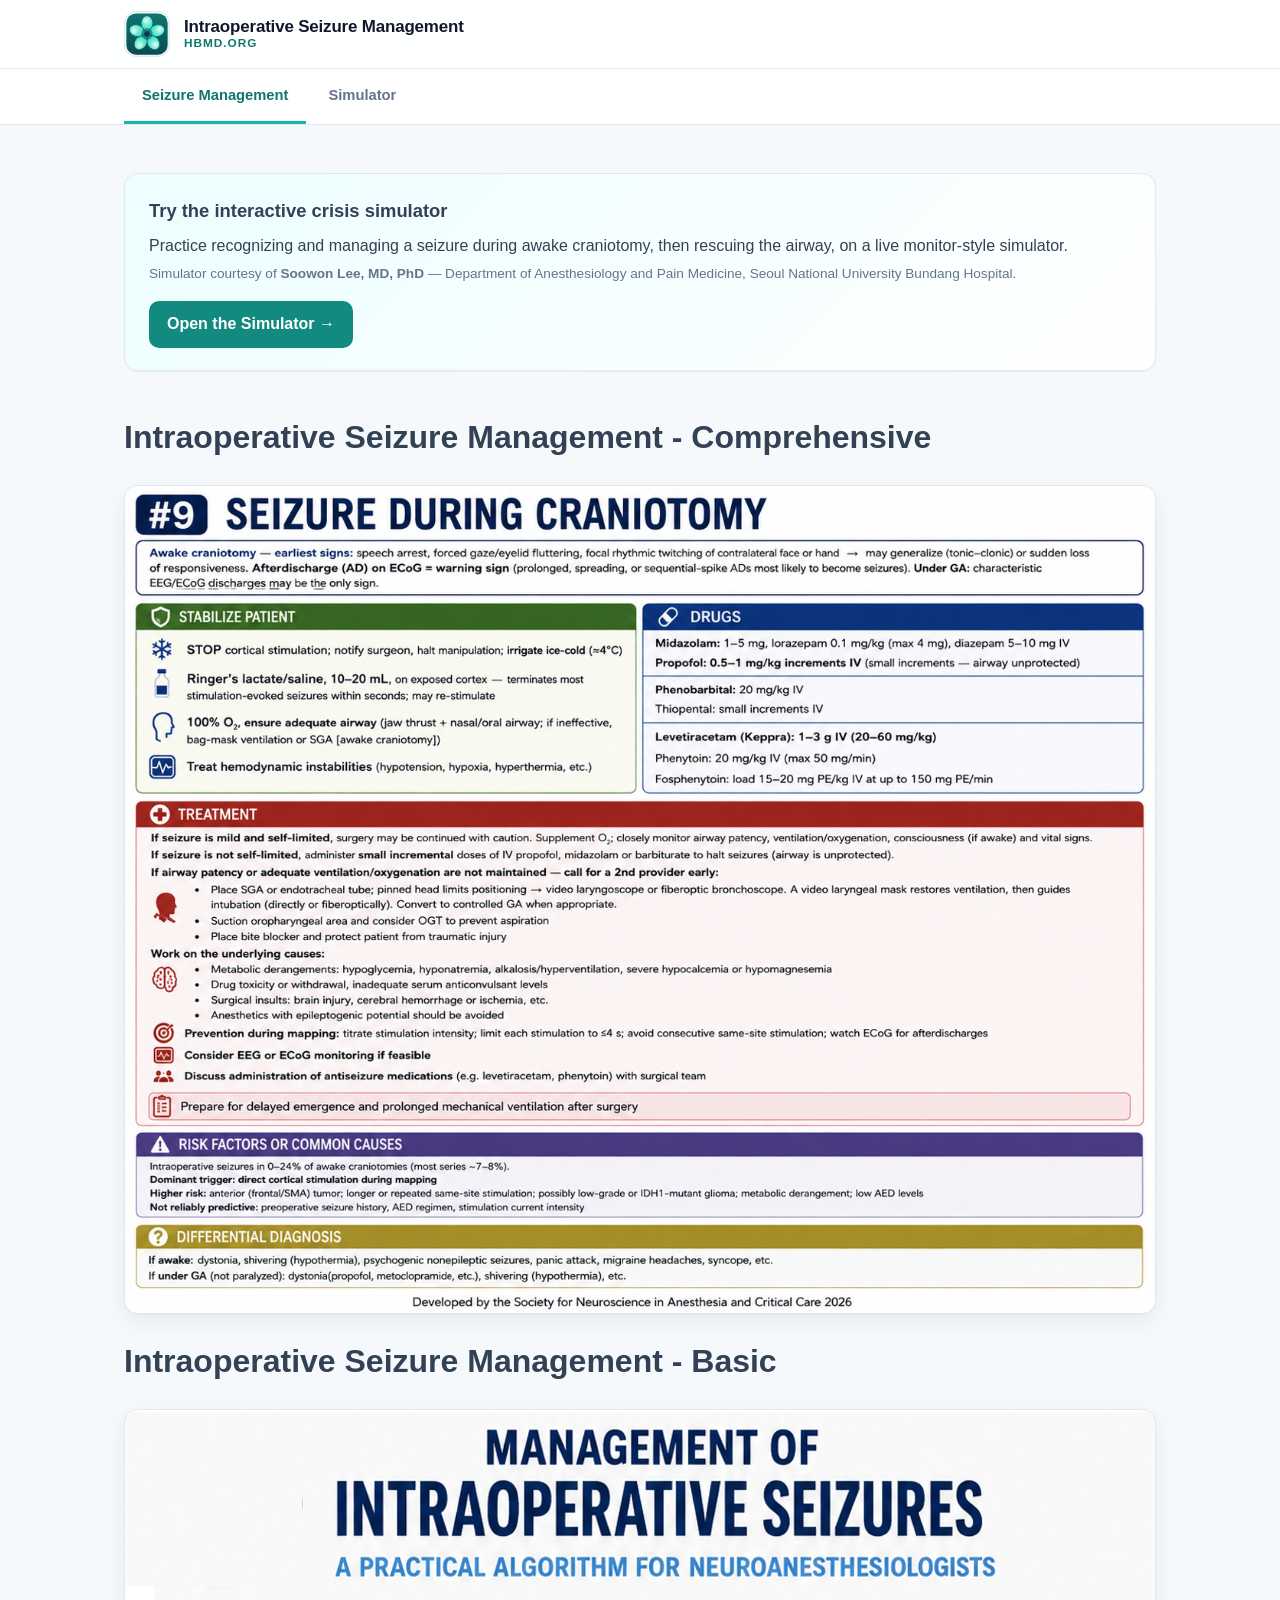
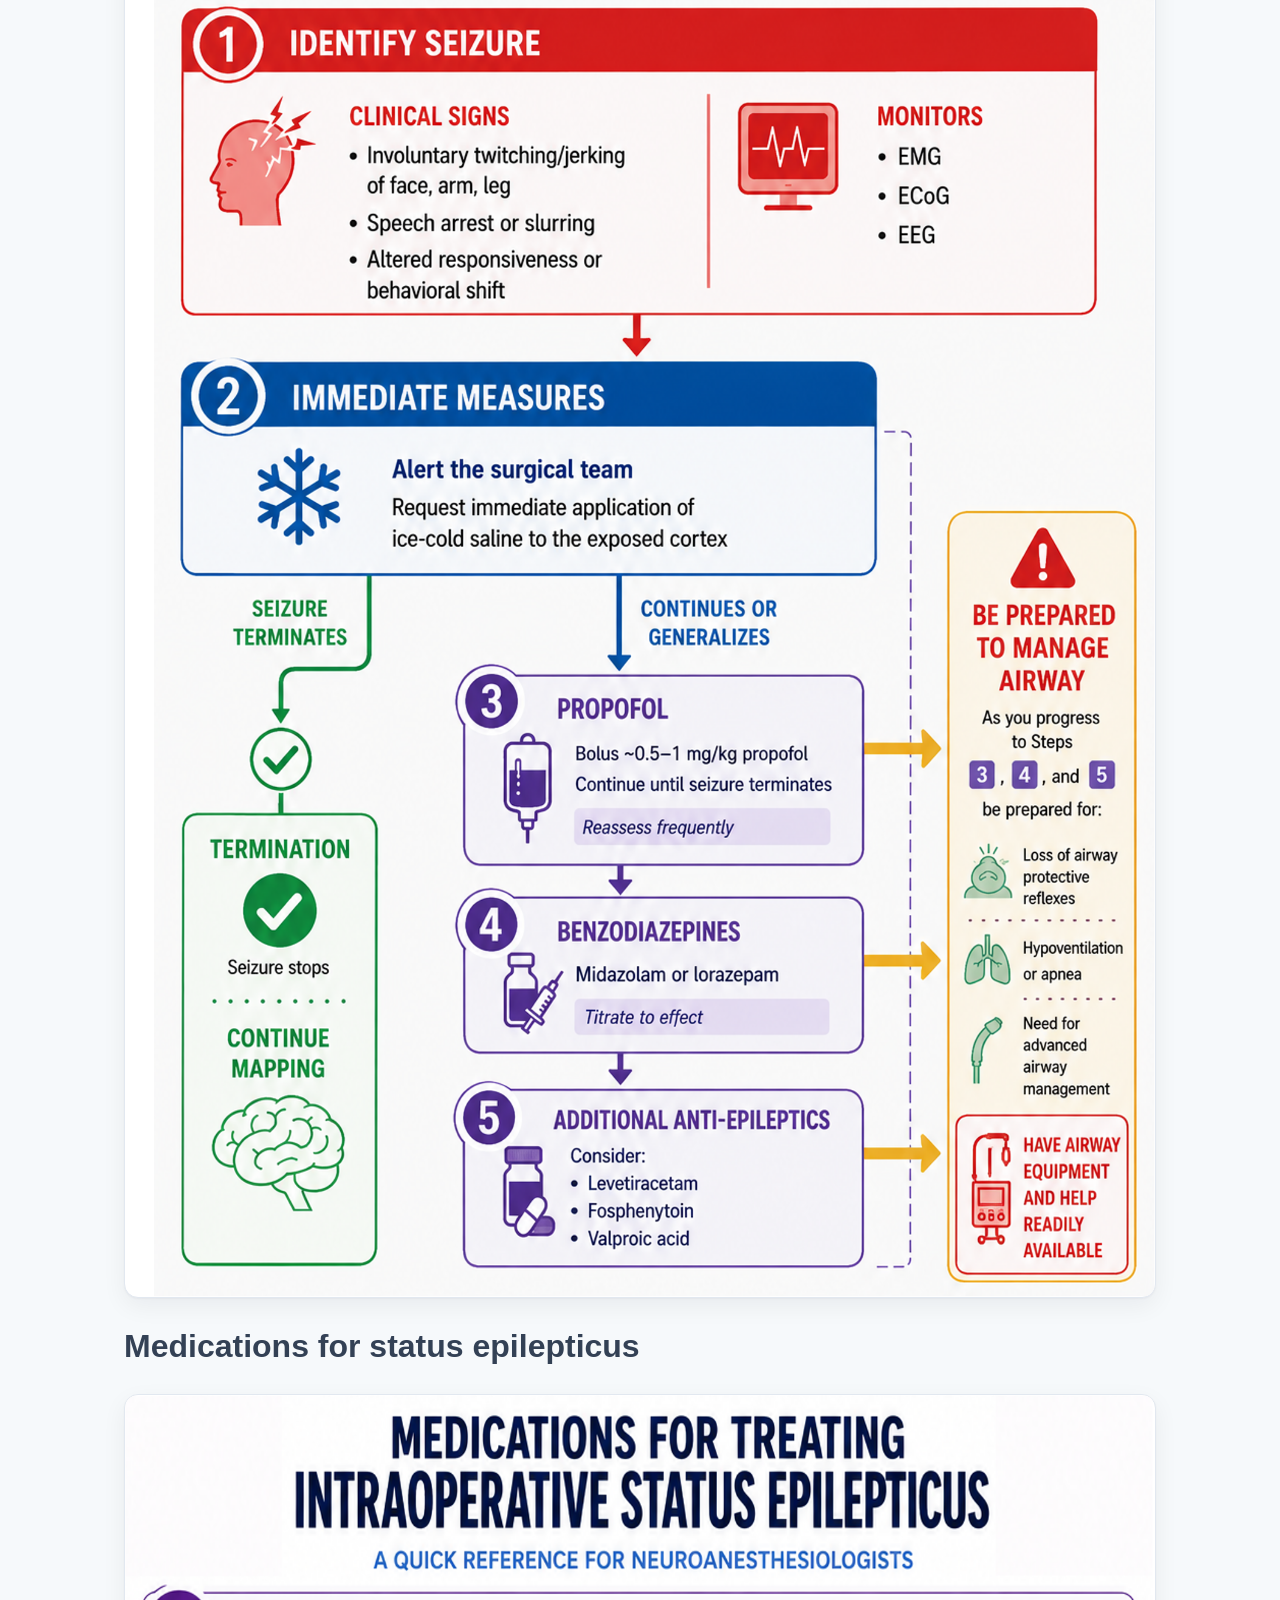
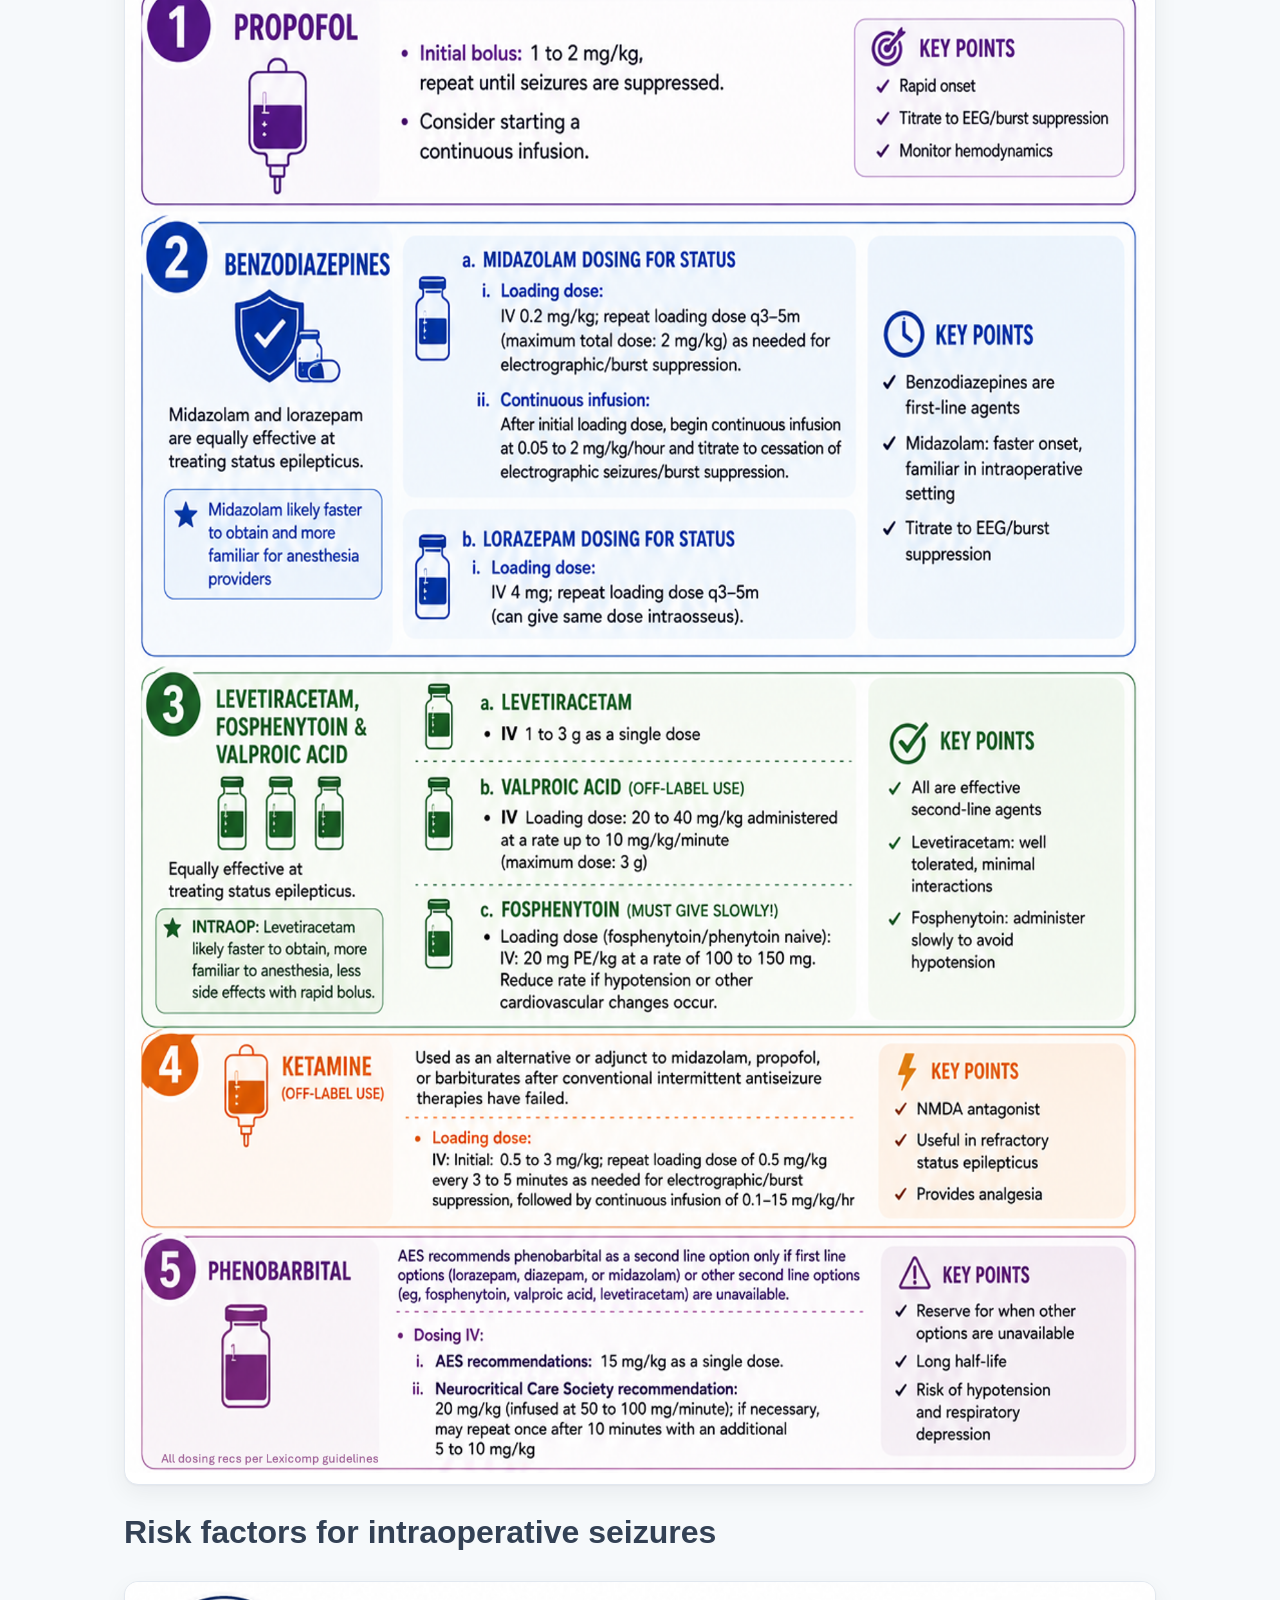
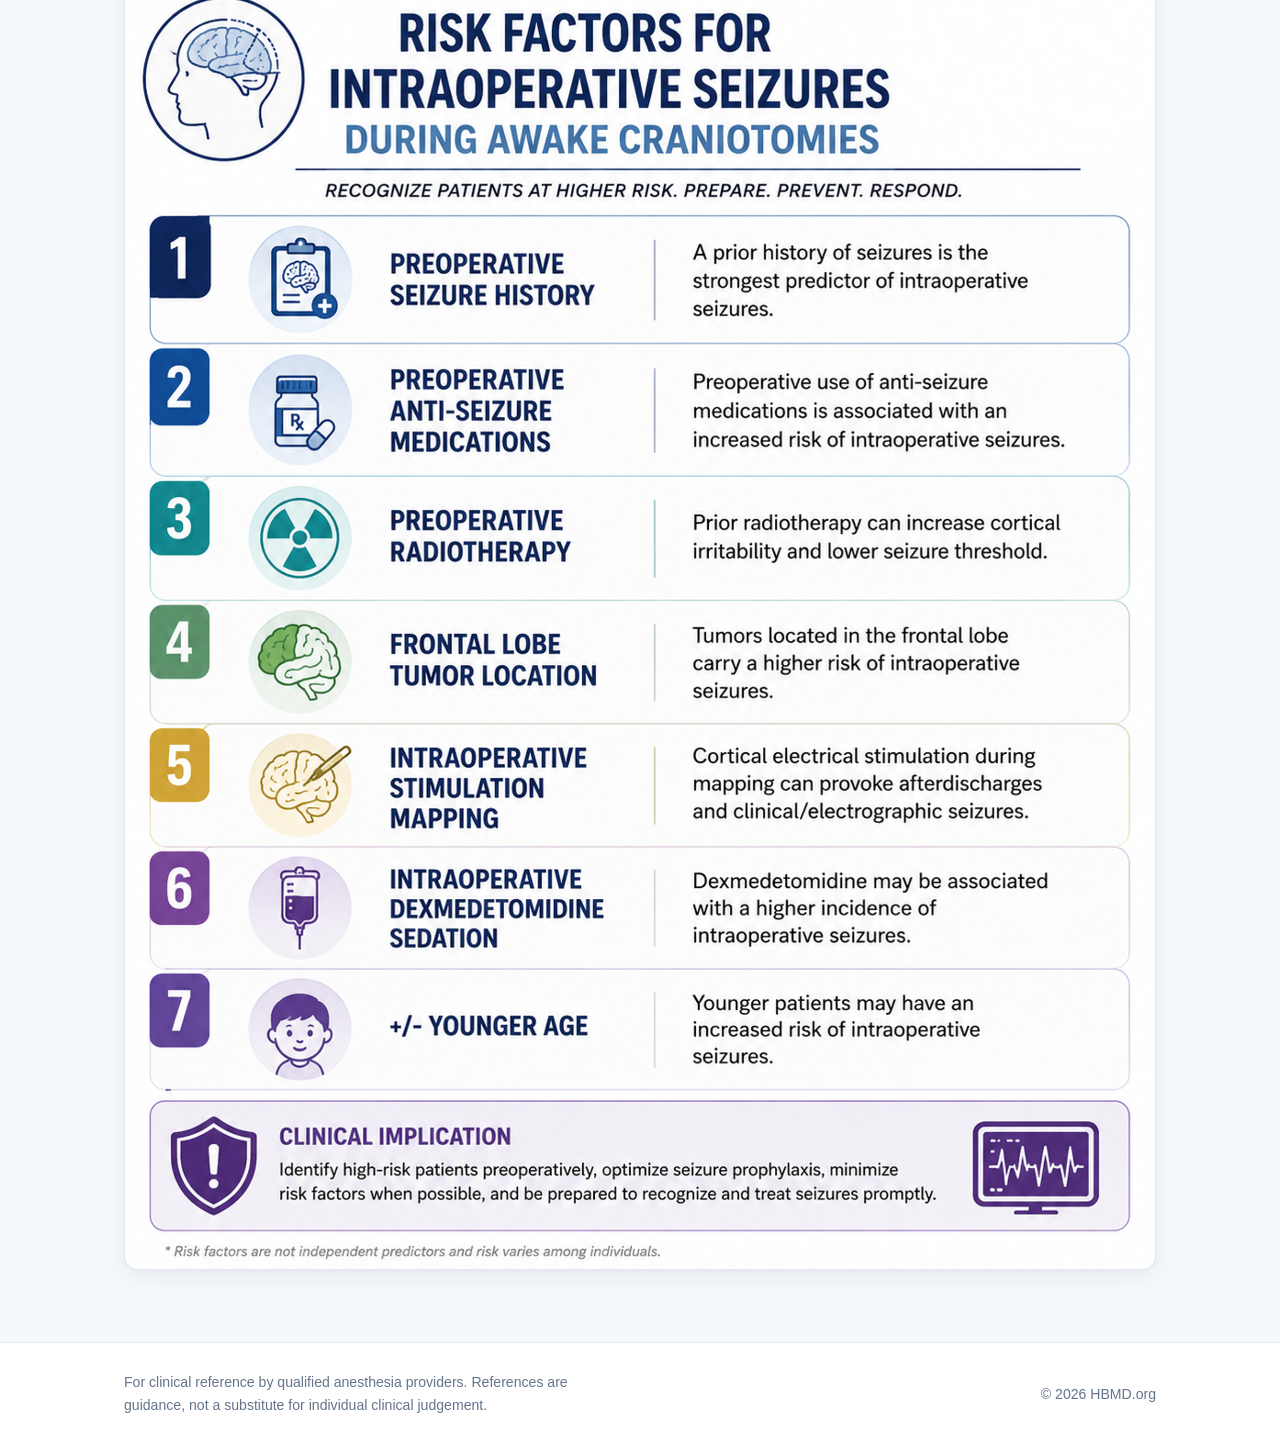
<file: index.html>
<!DOCTYPE html>
<html lang="en">
<head>
  <meta charset="utf-8" />
  <meta name="viewport" content="width=device-width, initial-scale=1" />
  <title>Seizure During Craniotomy — HBMD.org</title>
  <link rel="icon" href="assets/gaba-receptor.svg" type="image/svg+xml" />
  <link rel="stylesheet" href="assets/style.css" />
  <script data-goatcounter="https://hbmd.goatcounter.com/count"
      async src="//gc.zgo.at/count.js"></script>
</head>
<body>
<header class="site-header">
  <div class="container header-inner">
    <a class="brand" href="index.html">
      <img class="brand__logo" src="assets/gaba-receptor.svg" alt="GABA receptor logo" />
      <span class="brand__text">
        <span class="brand__title">Intraoperative Seizure Management</span>
        <span class="brand__sub">HBMD.org</span>
      </span>
    </a>
  </div>
</header>

<nav class="site-tabs">
  <div class="container">
    <a href="index.html" class="active">Seizure Management</a>
    <a href="simulator.html">Simulator</a>
  </div>
</nav>

<main>
  <div class="container">
    <div class="simulator-promo">
      <h2>Try the interactive crisis simulator</h2>
      <p>Practice recognizing and managing a seizure during awake craniotomy, then rescuing the airway, on a live monitor-style simulator.</p>
      <p class="credit">Simulator courtesy of <strong>Soowon Lee, MD, PhD</strong> — Department of Anesthesiology and Pain Medicine, Seoul National University Bundang Hospital.</p>
      <a class="btn" href="simulator.html">Open the Simulator →</a>
    </div>
    <h1>Intraoperative Seizure Management - Comprehensive</h1>
    <div class="protocol-images">
      <img src="assets/img/seizure-during-craniotomy.png" alt="#9 Seizure During Craniotomy reference card" />
    </div>
    <h1>Intraoperative Seizure Management - Basic</h1>
    <div class="protocol-images">
      <img src="assets/img/intraop-seizure-flowchart.png" alt="Management of Intraoperative Seizures — a practical algorithm for neuroanesthesiologists" />
    </div>
    <h1>Medications for status epilepticus</h1>
    <div class="protocol-images">
      <img src="assets/img/status-epilepticus-medications.png" alt="Medications for treating intraoperative status epilepticus — a quick reference for neuroanesthesiologists" />
    </div>
    <h1>Risk factors for intraoperative seizures</h1>
    <div class="protocol-images">
      <img src="assets/img/risk-factors-intraop-seizures.png" alt="Risk factors for intraoperative seizures during awake craniotomies" />
    </div>
  </div>
</main>

<footer class="site-footer">
  <div class="container footer-inner">
    <span class="disclaimer">For clinical reference by qualified anesthesia providers. References are guidance, not a substitute for individual clinical judgement.</span>
    <span>&copy; 2026 HBMD.org</span>
  </div>
</footer>
</body>
</html>
</file>
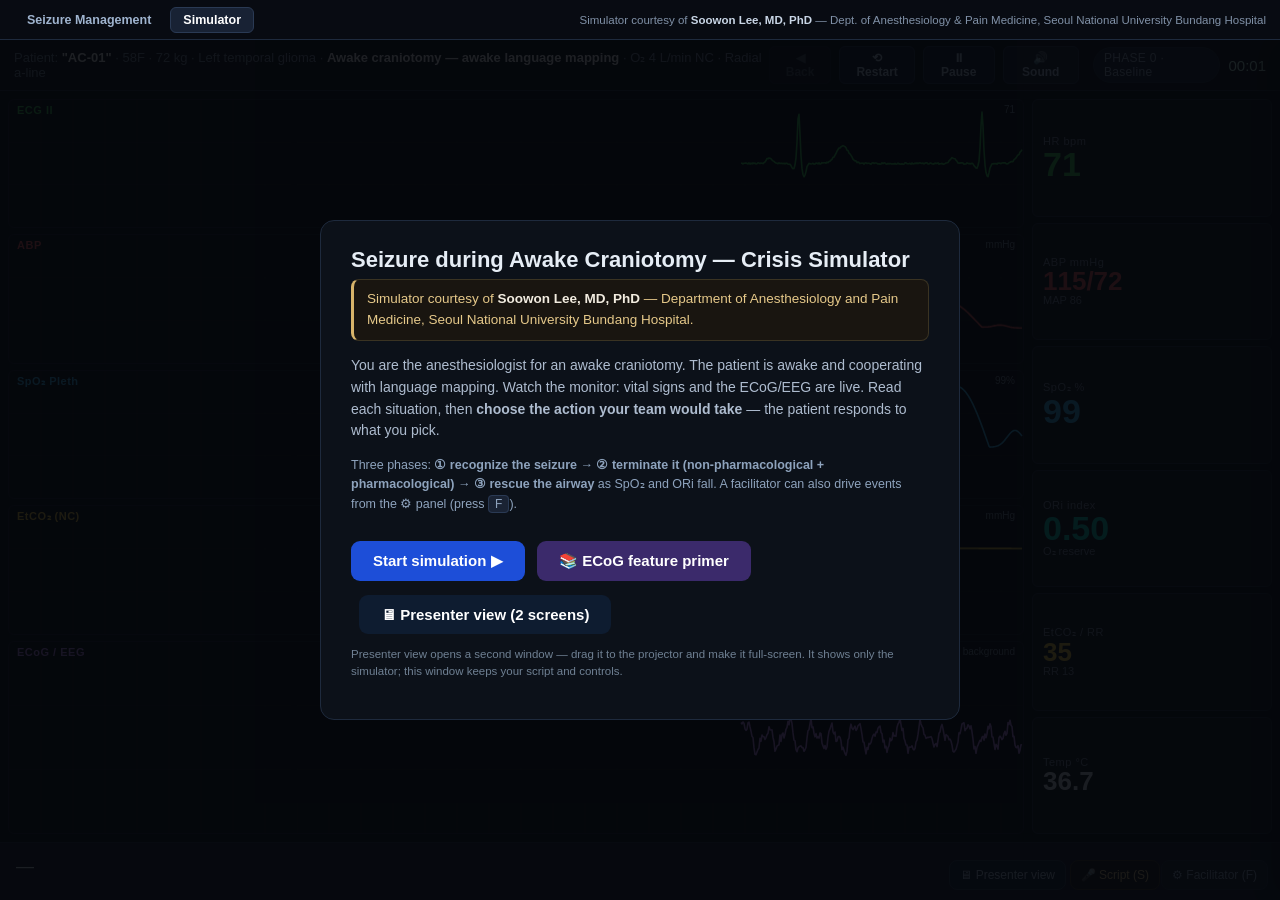
<file: simulator.html>
<!DOCTYPE html>
<html lang="en">
<head>
<meta charset="UTF-8">
<meta name="viewport" content="width=device-width, initial-scale=1.0">
<title>Simulator — Awake Craniotomy Seizure & Airway Crisis | HBMD.org</title>
<link rel="icon" href="assets/gaba-receptor.svg" type="image/svg+xml">
<style>
  :root{
    --bg:#05070c; --panel:#0c1119; --panel2:#111826; --line:#1e2a3d;
    --hr:#39d353; --abp:#ff5a5a; --spo2:#37c0ff; --co2:#ffd23f; --eeg:#c58bff;
    --ori:#00e0c6; --txt:#e6edf5; --muted:#8091a7; --warn:#ff9f1c; --danger:#ff3b3b;
    --nav-h:40px;
  }
  *{box-sizing:border-box}
  html,body{margin:0;height:100%;background:var(--bg);color:var(--txt);
    font-family:"Segoe UI",Roboto,Helvetica,Arial,sans-serif;overflow:hidden}
  /* site nav — links back to the Seizure Management page + credit line */
  .sitenav{height:var(--nav-h);display:flex;align-items:center;justify-content:space-between;gap:14px;
    background:#080b12;border-bottom:1px solid var(--line);padding:0 14px;font-size:12.5px;z-index:90;position:relative}
  .sitenav .tabs{display:flex;gap:6px;flex:none}
  .sitenav .tabs a{padding:5px 12px;border-radius:6px;color:#9fb4cf;font-weight:600;text-decoration:none;
    border:1px solid transparent;font-size:12.5px}
  .sitenav .tabs a:hover{background:#131c2c;color:#fff}
  .sitenav .tabs a.active{background:#182234;border-color:#2a3a54;color:#fff}
  .sitenav .credit{font-size:11.5px;color:#8091a7;text-align:right;overflow:hidden;text-overflow:ellipsis;white-space:nowrap}
  .sitenav .credit b{color:#c9d6e6}
  body.stage .sitenav{display:none}
  body.stage{--nav-h:0px}
  #app{display:flex;flex-direction:column;height:calc(100vh - var(--nav-h))}
  /* top bar */
  .topbar{display:flex;align-items:center;justify-content:space-between;
    padding:6px 14px;background:#080b12;border-bottom:1px solid var(--line);font-size:13px}
  .topbar .pt{color:var(--muted)}
  .topbar b{color:#fff}
  .clock{font-variant-numeric:tabular-nums;font-size:15px;color:#cfe}
  .phasetag{background:#182234;border:1px solid var(--line);padding:3px 10px;border-radius:20px;
    font-size:12px;color:#9fb4cf;letter-spacing:.3px}
  .navbtn{background:#131c2c;border:1px solid #24334c;color:#bcd0e8;padding:4px 11px;border-radius:6px;
    cursor:pointer;font-size:12px;font-weight:600}
  .navbtn:hover{background:#1c2740;color:#fff}
  .navbtn.active{background:#7d5a1c;border-color:#c8922e;color:#ffe6b0}
  .navbtn:disabled{opacity:.35;cursor:default}
  /* monitor grid */
  .monitor{flex:1;display:grid;grid-template-columns:1fr 240px;gap:8px;padding:8px;min-height:0}
  .waves{display:flex;flex-direction:column;gap:6px;min-height:0}
  .lane{position:relative;background:#04060a;border:1px solid #101725;border-radius:6px;flex:1;min-height:0;overflow:hidden}
  .lane canvas{position:absolute;inset:0;width:100%;height:100%}
  .lane .lbl{position:absolute;top:4px;left:8px;font-size:11px;font-weight:700;letter-spacing:.5px;z-index:2}
  .lane .sub{position:absolute;top:4px;right:8px;font-size:10px;color:var(--muted);z-index:2}
  /* numerics column */
  .nums{display:flex;flex-direction:column;gap:6px;min-height:0}
  .num{background:var(--panel);border:1px solid var(--line);border-radius:6px;padding:6px 10px;position:relative;flex:1;
       display:flex;flex-direction:column;justify-content:center}
  .num .k{font-size:11px;color:var(--muted);letter-spacing:.5px}
  .num .v{font-size:34px;font-weight:800;line-height:1;font-variant-numeric:tabular-nums}
  .num .u{font-size:11px;color:var(--muted)}
  .num .sm{font-size:14px;font-weight:700}
  .num.alarm{animation:pulse 1s infinite}
  @keyframes pulse{0%,100%{background:var(--panel)}50%{background:#37121a}}
  /* bottom console */
  .console{background:var(--panel2);border-top:1px solid var(--line);padding:10px 16px 12px;max-height:44vh;overflow:auto}
  .scenario{font-size:18px;line-height:1.5;margin:0 0 8px;color:#eef4fb}
  .scenario .cue{color:var(--warn);font-weight:700}
  .scenario .crit{color:var(--danger);font-weight:700}
  .prompt{font-size:15.5px;color:#9fb4cf;margin:0 0 8px}
  .opts{display:grid;grid-template-columns:1fr 1fr;gap:8px}
  .opt{background:#0f1725;border:1px solid #22314a;color:#dce6f2;text-align:left;
    padding:12px 14px;border-radius:8px;cursor:pointer;font-size:16px;transition:.12s;line-height:1.4}
  .opt:hover{background:#16223a;border-color:#33507d}
  .opt .tag{display:inline-block;font-weight:800;margin-right:6px;color:#7fb0ff}
  .opt.good{border-color:#2c7d46;background:#0f2116}
  .opt.bad{border-color:#7d2c2c;background:#210f0f}
  .opt.disabled{opacity:.45;pointer-events:none}
  .fb{margin-top:8px;padding:12px 14px;border-radius:8px;font-size:15.5px;line-height:1.5;display:none}
  .fb.show{display:block}
  .fb.ok{background:#0f2116;border:1px solid #2c7d46}
  .fb.warn{background:#231a08;border:1px solid #7d5a1c}
  .fb.err{background:#210f0f;border:1px solid #7d2c2c}
  .fb b{color:#fff}
  .next{margin-top:10px;display:inline-block;background:#1d4ed8;border:none;color:#fff;
    padding:11px 20px;border-radius:8px;cursor:pointer;font-size:15.5px;font-weight:700}
  .next:hover{background:#2563eb}
  .next.hidden{display:none}
  /* facilitator */
  .fac{position:fixed;top:var(--nav-h);right:0;height:calc(100% - var(--nav-h));width:300px;background:#0a0f18;border-left:1px solid var(--line);
    transform:translateX(100%);transition:.25s;z-index:50;padding:14px;overflow:auto;box-shadow:-8px 0 30px #000a}
  .fac.open{transform:translateX(0)}
  .fac h3{margin:0 0 4px;font-size:14px}
  .fac .hint{font-size:11px;color:var(--muted);margin:0 0 12px}
  .fac button{display:block;width:100%;text-align:left;margin:4px 0;background:#131c2c;border:1px solid #24334c;
    color:#dbe6f3;padding:8px 10px;border-radius:6px;cursor:pointer;font-size:12.5px}
  .fac button:hover{background:#1a2740}
  .fac .grp{margin:10px 0 4px;font-size:11px;letter-spacing:.5px;color:#6d84a3;text-transform:uppercase}
  .facbtn{position:fixed;bottom:10px;right:12px;z-index:60;background:#111a2a;border:1px solid var(--line);
    color:#9fb4cf;padding:7px 10px;border-radius:8px;cursor:pointer;font-size:12px}
  .facbtn:hover{color:#fff}
  .badge{position:fixed;top:calc(var(--nav-h) + 8px);left:50%;transform:translateX(-50%);z-index:40;
    background:#1a0b0b;border:1px solid #7d2c2c;color:#ff8f8f;padding:5px 16px;border-radius:20px;
    font-size:13px;font-weight:700;display:none}
  .badge.show{display:block;animation:pulse 1s infinite}
  .startcard{position:fixed;top:var(--nav-h);left:0;right:0;bottom:0;background:#05070ce6;z-index:80;display:flex;align-items:center;justify-content:center}
  .startcard .box{background:#0c1119;border:1px solid var(--line);border-radius:14px;max-width:640px;padding:26px 30px}
  .startcard h1{margin:0 0 6px;font-size:22px}
  .startcard p{color:#aebccf;font-size:14px;line-height:1.55}
  .startcard .go{margin-top:14px;background:#1d4ed8;border:none;color:#fff;padding:11px 22px;border-radius:9px;
    font-size:15px;font-weight:700;cursor:pointer}
  .kbd{background:#1a2334;border:1px solid #2a3a54;border-radius:4px;padding:1px 6px;font-size:12px}
  /* Facilitator SAY teleprompter */
  .saypanel{background:#191510;border:1px solid #3a3322;border-left:3px solid #d8b46a;border-radius:9px;
    padding:10px 13px;margin:0 0 10px}
  .saypanel .saylbl{display:inline-block;font-size:11px;font-weight:700;letter-spacing:.05em;color:#e6c98a;
    background:#2a2416;padding:2px 8px;border-radius:5px;margin-right:9px;vertical-align:middle}
  .saypanel .saytext{font-size:16.5px;line-height:1.5;color:#f2ece0}
  .saypanel .sayguide{display:block;margin-top:8px;padding-top:8px;border-top:1px dashed #3a3322;
    font-size:14px;line-height:1.45;color:#b9ad93}
  .saypanel .sayguide .glbl{color:#d8b46a;font-weight:700;margin-right:6px}
  body.noscript .saypanel{display:none}
  .facbtn.script{right:120px;background:#191510;border-color:#3a3322;color:#e6c98a}
  .facbtn.presenter-btn{right:214px;background:#0e1c30;border-color:#2a3a54;color:#bcd3ee}
  /* Presenter view (facilitator's own screen): big readable script */
  body.presenter .saypanel{display:block !important;background:#1c1710;border-left-width:4px}
  body.presenter .saypanel .saytext{font-size:23px;line-height:1.5}
  body.presenter .saypanel .sayguide{font-size:18.5px}
  body.presenter .console{max-height:60vh}
  body.presenter .scenario{font-size:15px;opacity:.85}
  body.presenter .prompt{font-size:13.5px}
  /* Stage view (projector): simulator only, no script/controls */
  body.stage .saypanel{display:none !important}
  body.stage #facBtn, body.stage #scriptBtn, body.stage #presenterBtn{display:none !important}
  /* Small-screen / portrait gate: this simulator needs a desktop-sized landscape display */
  .mobilegate{display:none}
  html.mobileblock .mobilegate{display:flex}
  html.mobileblock .sitenav,html.mobileblock #app,html.mobileblock .fac,html.mobileblock .facbtn,
  html.mobileblock .badge,html.mobileblock .startcard{display:none !important}
  .mobilegate{position:fixed;inset:0;z-index:1000;background:var(--bg);color:var(--txt);
    align-items:center;justify-content:center;padding:32px;text-align:center}
  .mobilegate .box{max-width:380px}
  .mobilegate .ico{font-size:44px;margin-bottom:14px}
  .mobilegate h1{font-size:19px;margin:0 0 10px}
  .mobilegate p{font-size:14.5px;line-height:1.55;color:#aebccf;margin:0 0 8px}
  .mobilegate a{color:#7fb0ff}
</style>
</head>
<body class="noscript">
<script>
  (function(){
    function mobileLike(){ return window.innerHeight>window.innerWidth || window.innerWidth<860; }
    document.documentElement.classList.toggle('mobileblock', mobileLike());
  })();
</script>
<div class="mobilegate">
  <div class="box">
    <div class="ico">🖥️</div>
    <h1>This simulator needs a desktop or laptop</h1>
    <p>The live monitor, waveforms, and facilitator controls are laid out for a larger landscape screen and don't work well on a phone or a narrow/portrait window.</p>
    <p>Please reopen this page on a desktop or laptop computer.</p>
    <p style="margin-top:16px;font-size:13px"><a href="index.html">← Back to Seizure Management</a></p>
  </div>
</div>
<nav class="sitenav">
  <div class="tabs">
    <a href="index.html">Seizure Management</a>
    <a href="simulator.html" class="active">Simulator</a>
  </div>
  <div class="credit">Simulator courtesy of <b>Soowon Lee, MD, PhD</b> — Dept. of Anesthesiology &amp; Pain Medicine, Seoul National University Bundang Hospital</div>
</nav>
<div id="app">
  <div class="topbar">
    <div class="pt">Patient: <b>"AC-01"</b> · 58F · 72 kg · Left temporal glioma · <b>Awake craniotomy — awake language mapping</b> · O₂ 4 L/min NC · Radial a-line</div>
    <div style="display:flex;gap:8px;align-items:center">
      <button class="navbtn" id="backBtn" title="Previous step" disabled>◀ Back</button>
      <button class="navbtn" id="homeBtn" title="Restart from the beginning">⟲ Restart</button>
      <button class="navbtn" id="pauseBtn" title="Pause / resume the monitor (Space)">⏸ Pause</button>
      <button class="navbtn" id="sndBtn" title="Toggle monitor sound">🔊 Sound</button>
      <span class="phasetag" id="phaseTag" style="margin-left:6px">PHASE 0 · Baseline</span>
      <span class="clock" id="clock">00:00</span>
    </div>
  </div>

  <div class="monitor">
    <div class="waves">
      <div class="lane"><span class="lbl" style="color:var(--hr)">ECG II</span><span class="sub" id="sub-ecg">72</span><canvas id="c-ecg"></canvas></div>
      <div class="lane"><span class="lbl" style="color:var(--abp)">ABP</span><span class="sub">mmHg</span><canvas id="c-abp"></canvas></div>
      <div class="lane"><span class="lbl" style="color:var(--spo2)">SpO₂ Pleth</span><span class="sub" id="sub-spo2">99%</span><canvas id="c-pleth"></canvas></div>
      <div class="lane"><span class="lbl" style="color:var(--co2)">EtCO₂ (NC)</span><span class="sub">mmHg</span><canvas id="c-co2"></canvas></div>
      <div class="lane" style="flex:1.5"><span class="lbl" style="color:var(--eeg)">ECoG / EEG</span><span class="sub" id="sub-eeg">awake background</span><canvas id="c-eeg"></canvas></div>
    </div>
    <div class="nums">
      <div class="num" id="n-hr"><span class="k">HR bpm</span><span class="v" style="color:var(--hr)" id="v-hr">72</span></div>
      <div class="num" id="n-abp"><span class="k">ABP mmHg</span><span class="v" style="color:var(--abp);font-size:26px" id="v-abp">115/72</span><span class="u">MAP <span id="v-map">86</span></span></div>
      <div class="num" id="n-spo2"><span class="k">SpO₂ %</span><span class="v" style="color:var(--spo2)" id="v-spo2">99</span></div>
      <div class="num" id="n-ori"><span class="k">ORi index</span><span class="v" style="color:var(--ori)" id="v-ori">0.50</span><span class="u">O₂ reserve</span></div>
      <div class="num" id="n-co2"><span class="k">EtCO₂ / RR</span><span class="v" style="color:var(--co2);font-size:26px"><span id="v-etco2">35</span></span><span class="u">RR <span id="v-rr">13</span></span></div>
      <div class="num" id="n-temp"><span class="k">Temp °C</span><span class="v" style="font-size:26px" id="v-temp">36.7</span></div>
    </div>
  </div>

  <div class="console">
    <div class="saypanel" id="sayPanel" hidden>
      <span class="saylbl">🎤 SAY</span><span class="saytext" id="sayText"></span>
      <span class="sayguide" id="sayGuide" hidden></span>
    </div>
    <p class="scenario" id="scenario">—</p>
    <p class="prompt" id="prompt"></p>
    <div class="opts" id="opts"></div>
    <div class="fb" id="fb"></div>
    <button class="next hidden" id="nextBtn">Continue ▶</button>
  </div>
</div>

<div class="badge" id="badge">⚠ SEIZURE</div>
<button class="facbtn presenter-btn" id="presenterBtn" title="Open a second window for the projector; this screen becomes your script view">🖥 Presenter view</button>
<button class="facbtn script" id="scriptBtn">🎤 Script (S)</button>
<button class="facbtn" id="facBtn">⚙ Facilitator (F)</button>
<div class="fac" id="fac">
  <h3>Facilitator control</h3>
  <p class="hint">Drive the case manually, or let choices drive it. Keys: <span class="kbd">F</span> panel · <span class="kbd">Space</span> pause · <span class="kbd">←</span>/<span class="kbd">→</span> back / next · <span class="kbd">↑</span>/<span class="kbd">↓</span> desat faster / slower</p>
  <div class="grp">Teaching</div>
  <button data-jump="primer">📚 ECoG feature primer</button>
  <div class="grp">Jump to phase</div>
  <button data-jump="0">Phase 0 · Baseline</button>
  <button data-jump="1">Phase 1 · Seizure onset</button>
  <button data-jump="2">Phase 2 · Terminate seizure</button>
  <button data-jump="3">Phase 3 · Airway crisis</button>
  <button data-jump="bad">☠ Deterioration scene (demo)</button>
  <div class="grp">Trigger physiology</div>
  <button data-ev="seizure">▶ Start seizure discharge</button>
  <button data-ev="generalize">▶ Generalize (tonic-clonic)</button>
  <button data-ev="calm">■ Stop seizure discharge</button>
  <button data-ev="apnea">▶ Apnea / airway obstruction</button>
  <button data-ev="desat">▶ Force rapid desaturation</button>
  <button data-ev="recover">■ Restore oxygenation</button>
  <button data-ev="arrest">▶ Bradycardia → arrest</button>
  <div class="grp">Desat speed (↑ / ↓ keys)</div>
  <div style="display:flex;gap:6px">
    <button id="slowBtn" style="flex:1">🐢 Slower ↓</button>
    <button id="fastBtn" style="flex:1">🐇 Faster ↑</button>
  </div>
  <div id="rateLabel" style="margin-top:5px;font-size:12px;color:#9fb4cf">Speed: 1×</div>
  <div class="grp">Session</div>
  <button data-ev="pause">⏸ Pause / resume</button>
  <button data-ev="reset">↻ Reset to start</button>
</div>

<div class="startcard" id="startcard">
  <div class="box">
    <h1>Seizure during Awake Craniotomy — Crisis Simulator</h1>
    <p style="background:#191510;border:1px solid #3a3322;border-left:3px solid #d8b46a;border-radius:8px;
       padding:9px 13px;font-size:13.5px;color:#e6c98a;margin:0 0 14px">Simulator courtesy of <b style="color:#f2ece0">Soowon Lee, MD, PhD</b> — Department of Anesthesiology and Pain Medicine, Seoul National University Bundang Hospital.</p>
    <p>You are the anesthesiologist for an awake craniotomy. The patient is awake and cooperating with language mapping. Watch the monitor: vital signs and the ECoG/EEG are live. Read each situation, then <b>choose the action your team would take</b> — the patient responds to what you pick.</p>
    <p style="color:#8ea3bd;font-size:12.5px">Three phases: <b>① recognize the seizure</b> → <b>② terminate it (non-pharmacological + pharmacological)</b> → <b>③ rescue the airway</b> as SpO₂ and ORi fall. A facilitator can also drive events from the ⚙ panel (press <span class="kbd">F</span>).</p>
    <button class="go" id="goBtn">Start simulation ▶</button>
    <button class="go" id="primerBtn" style="background:#3b2a6b;margin-left:8px">📚 ECoG feature primer</button>
    <button class="go" id="presenterBtn2" style="background:#0e1c30;margin-left:8px">🖥 Presenter view (2 screens)</button>
    <p style="color:#6f8093;font-size:11.5px;margin-top:12px">Presenter view opens a second window — drag it to the projector and make it full-screen. It shows only the simulator; this window keeps your script and controls.</p>
  </div>
</div>

<script>
"use strict";
/* ===== Presenter / Stage dual-screen ===== */
const URLV = new URLSearchParams(location.search).get('view');
const IS_STAGE = (URLV === 'stage');
let stageWin = null;
function broadcast(msg){ if(stageWin && !stageWin.closed){ try{ stageWin.postMessage(msg,'*'); }catch(e){} } }
/* ============================================================
   AWAKE CRANIOTOMY SEIZURE / AIRWAY SIMULATOR
   Single-file prototype. All physiology is illustrative for
   simulation/debrief teaching — not a dosing reference.
   ============================================================ */

/* ---------- Physiology state (value eased toward target) ---------- */
const V = {
  hr:{v:72,t:72}, sys:{v:115,t:115}, dia:{v:72,t:72},
  spo2:{v:99,t:99}, etco2:{v:35,t:35}, rr:{v:13,t:13},
  ori:{v:0.50,t:0.50}, temp:{v:36.7,t:36.7},
  perf:{v:1,t:1}          // perfusion index for pleth/abp amplitude
};
function setT(o){ for(const k in o){ if(V[k]) V[k].t=o[k]; } }

const flags = {
  seizure:false, generalized:false, apnea:false, obstruct:false,
  paused:false, arrest:false
};
let eegMode='background';   // background|ied|afterdischarge|lvfa|ictal|spikewave|postictal
const EEGLABEL={
  background:'awake background', ied:'interictal spikes (IEDs)',
  afterdischarge:'stimulation afterdischarge', lvfa:'ictal onset — low-voltage fast',
  ictal:'ictal — evolving rhythmic', spikewave:'generalized spike-and-wave',
  postictal:'post-ictal suppression', onsetseq:'stimulation → afterdischarge → ictal',
  ad_rw:'AD · rhythmic waves (5–9 Hz)', ad_rhythmic:'AD · rhythmic spikes (4–9 Hz)',
  ad_spikewave:'AD · spike-and-wave (1–4 Hz)', ad_poly:'AD · polyspikes (1–4 Hz)',
  ad_sequential:'AD · sequential spikes (>9 Hz)'
};

/* ---------- Waveform channels ---------- */
class Wave{
  constructor(id,color){
    this.cv=document.getElementById(id); this.ctx=this.cv.getContext('2d');
    this.color=color; this.buf=null; this.head=0; this.w=0; this.h=0;
    this.resize();
  }
  resize(){
    const r=this.cv.getBoundingClientRect();
    const dpr=Math.min(window.devicePixelRatio||1,2);
    this.w=Math.max(2,Math.floor(r.width)); this.h=Math.max(2,Math.floor(r.height));
    this.cv.width=this.w*dpr; this.cv.height=this.h*dpr;
    this.ctx.setTransform(dpr,0,0,dpr,0,0);
    if(!this.buf||this.buf.length!==this.w){ this.buf=new Float32Array(this.w).fill(NaN); this.head=0; }
  }
  push(y){ this.buf[this.head]=y; this.head=(this.head+1)%this.w; }
  draw(){
    const c=this.ctx,w=this.w,h=this.h;
    c.clearRect(0,0,w,h);
    // faint grid
    c.strokeStyle='rgba(255,255,255,0.035)'; c.lineWidth=1; c.beginPath();
    for(let x=0;x<w;x+=32){ c.moveTo(x,0); c.lineTo(x,h); }
    const gy=Math.max(16,h/3);
    for(let y=gy;y<h;y+=gy){ c.moveTo(0,y); c.lineTo(w,y); }
    c.stroke();
    // trace (oldest at left)
    c.strokeStyle=this.color; c.lineWidth=1.6; c.lineJoin='round'; c.beginPath();
    let started=false;
    for(let i=0;i<w;i++){
      const idx=(this.head+i)%w; const val=this.buf[idx];
      const x=i; const y=isNaN(val)?NaN:(h*0.5 - val*h*0.5);
      if(isNaN(y)){ started=false; continue; }
      if(!started){ c.moveTo(x,y); started=true; } else c.lineTo(x,y);
    }
    c.stroke();
    // sweep eraser gap
    const gx=((this.head)%w);
    c.clearRect(gx,0,6,h);
  }
}
const waves={
  ecg:new Wave('c-ecg','#39d353'),
  abp:new Wave('c-abp','#ff5a5a'),
  pleth:new Wave('c-pleth','#37c0ff'),
  co2:new Wave('c-co2','#ffd23f'),
  eeg:new Wave('c-eeg','#c58bff')
};
function checkMobileGate(){
  const wasBlocked=document.documentElement.classList.contains('mobileblock');
  const blocked=window.innerHeight>window.innerWidth || window.innerWidth<860;
  document.documentElement.classList.toggle('mobileblock', blocked);
  if(wasBlocked && !blocked){ for(const k in waves) waves[k].resize(); }   // canvases were display:none, had 0 size
}
window.addEventListener('resize',()=>{ checkMobileGate(); for(const k in waves) waves[k].resize(); });
window.addEventListener('orientationchange',checkMobileGate);

/* ---------- Signal generators ---------- */
const PPS=220;                 // samples/pixels per second
let beatPh=0, respPh=0, eegT=0, noise=0, onsetStart=0;
function rand(){ noise=(noise*1103515245+12345)&0x7fffffff; return (noise/0x7fffffff)*2-1; }

function ecgSample(ph){
  // ph in [0,1) one cardiac cycle; simple PQRST
  const g=(c,w)=>Math.exp(-Math.pow((ph-c)/w,2));
  let y = -0.12*g(0.16,0.022)          // P
        + 0.10*g(0.29,0.012)           // Q
        - 1.0 *g(0.32,0.010)           // R (down = up after invert)
        + 0.26*g(0.35,0.014)           // S
        - 0.34*g(0.56,0.05);           // T
  y = -y*0.8;
  return y + rand()*0.012;
}
function abpSample(ph,sys,dia){
  // arterial pressure waveform normalized to lane; upstroke + dicrotic notch
  const up=Math.max(0,Math.sin(Math.PI*Math.min(ph/0.32,1)));
  const dic=0.18*Math.exp(-Math.pow((ph-0.42)/0.05,2));
  const run=Math.exp(-ph*1.6);
  let p = dia + (sys-dia)*(0.15+0.85*up)*run + (sys-dia)*dic*0.4;
  // map 40..180 mmHg -> -0.9..0.9
  return ((p-40)/140)*1.8-0.9;
}
function plethSample(ph,amp){
  const up=Math.max(0,Math.sin(Math.PI*Math.min(ph/0.36,1)));
  const dic=0.22*Math.exp(-Math.pow((ph-0.5)/0.06,2));
  let y=(up*0.8+dic)*amp;
  return y*1.2-0.2;
}
function co2Sample(ph,et,active){
  if(!active) return -0.85+rand()*0.01;      // apnea → flat baseline
  // capnograph: rapid up, plateau, sharp down
  let y;
  if(ph<0.10) y=0;
  else if(ph<0.18) y=(ph-0.10)/0.08;
  else if(ph<0.82) y=1-(ph-0.18)*0.04;       // slight upslope plateau
  else if(ph<0.90) y=Math.max(0,1-(ph-0.82)/0.08);
  else y=0;
  const scaled=(y*et)/50;                     // 0..~0.9 for et~45
  return scaled*1.7-0.85;
}
const TAU=2*Math.PI;
function clampY(y){ return Math.max(-0.98,Math.min(0.98,y)); }
function eegSample(dt){
  eegT+=dt;
  // baseline awake background: mixed alpha/beta, low amplitude
  const bg = 0.11*Math.sin(eegT*TAU*10) + 0.05*Math.sin(eegT*TAU*22+1.2)
           + 0.045*Math.sin(eegT*TAU*6+0.5) + rand()*0.05;
  switch(eegMode){
    case 'background': return clampY(bg);
    case 'ied': {                    // isolated sharp/spike ~1 Hz on background
      const t=eegT%1.15;
      const spike = t<0.045 ? Math.exp(-Math.pow((t-0.018)/0.010,2)) : 0;
      const slow  = (t>=0.045&&t<0.22)? -0.18*Math.exp(-Math.pow((t-0.11)/0.05,2)):0;
      return clampY(bg*0.7 + spike*0.95 + slow);
    }
    case 'afterdischarge': return adCycle('rs');   // concept card: stim train -> rhythmic-spike AD
    case '_unused_afterdischarge': {  // (legacy continuous run, kept out of use)
      const f=9.5, sp=Math.sin(eegT*TAU*f), spike=Math.pow(Math.max(0,sp),4);
      return clampY(0.55*(spike*1.15 - 0.2*Math.sin(eegT*TAU*f)) + rand()*0.06);
    }
    case 'lvfa': {                   // low-voltage fast activity (ictal onset "buzz")
      return clampY(0.20*Math.sin(eegT*TAU*26) + 0.13*Math.sin(eegT*TAU*33+0.7)
                   + 0.08*Math.sin(eegT*TAU*40+1.9) + rand()*0.05);
    }
    case 'ictal': {                  // evolving rhythmic epileptiform ~3 Hz
      const f=3.2, sp=Math.sin(eegT*TAU*f), spike=Math.pow(Math.max(0,sp),6);
      return clampY(0.55*(spike*1.2 - 0.25*Math.sin(eegT*TAU*f*0.5)) + rand()*0.07);
    }
    case 'spikewave': {              // generalized high-amplitude spike-and-wave ~4 Hz
      const f=4, sp=Math.sin(eegT*TAU*f), spike=Math.pow(Math.max(0,sp),6);
      const wave=-0.30*Math.sin(eegT*TAU*f-1.0);
      return clampY(0.85*(spike*1.25 + wave) + rand()*0.08);
    }
    case 'postictal': {              // suppression / attenuation, low-amp slow
      return clampY(0.06*Math.sin(eegT*TAU*1.4) + 0.03*Math.sin(eegT*TAU*3+0.5) + rand()*0.025);
    }
    // Gollwitzer et al. 2018 (Fig. 1) — five stimulation-induced AD morphologies
    case 'ad_rw':         return adCycle('rw');
    case 'ad_rhythmic':   return adCycle('rs');
    case 'ad_spikewave':  return adCycle('sw');
    case 'ad_poly':       return adCycle('ps');
    case 'ad_sequential': return adCycle('ss');
    // Case onset: stimulation train -> afterdischarge (outlasts) -> evolving ictal
    case 'onsetseq': {
      const el=eegT-onsetStart;
      if(el<1.4) return clampY(Math.sign(Math.sin(eegT*TAU*55))*0.82 + rand()*0.12);  // stim train
      if(el<5.0){ const f=6, sp=Math.sin(eegT*TAU*f), spike=Math.pow(Math.max(0,sp),5);
        return clampY(0.6*(spike*1.2-0.15)+rand()*0.06); }                            // afterdischarge
      const f=3.2, sp=Math.sin(eegT*TAU*f), spike=Math.pow(Math.max(0,sp),6);         // -> ictal
      return clampY(0.55*(spike*1.2-0.25*Math.sin(eegT*TAU*f*0.5))+rand()*0.07);
    }
  }
  return clampY(bg);
}
/* Stimulation train (dense artifact) -> afterdischarge (outlasts stimulus) -> settle, repeating.
   Morphologies & frequency ranges follow Gollwitzer et al., Epilepsy & Behavior 2018;87:173-179, Fig. 1:
   RW rhythmic waves 5-9 Hz · RS rhythmic spikes 4-9 Hz · SW spike-waves 1-4 Hz (high amplitude)
   PS polyspikes 1-4 Hz clusters (high amplitude) · SS sequential spikes >9 Hz (continuous). */
function adCycle(kind){
  const PERIOD=8.0, ct=eegT%PERIOD;
  if(ct<1.5){                                  // stimulation train artifact (dense band)
    return clampY(Math.sign(Math.sin(eegT*TAU*55))*0.82 + rand()*0.12);
  }
  const t=ct-1.5;                              // seconds since AD onset (outlasts stimulus)
  if(t>4.8) return clampY(0.06*Math.sin(eegT*TAU*3)+rand()*0.04);   // settle
  const decay=Math.max(0.45,1-t/7.0);
  switch(kind){
    case 'rw':{ // rhythmic WAVES ~7 Hz: smooth, rounded, near-sinusoidal (no sharp spikes)
      const f=7, y=0.42*Math.sin(eegT*TAU*f)+0.10*Math.sin(eegT*TAU*2*f+0.8);
      return clampY(decay*y+rand()*0.04); }
    case 'rs':{ // rhythmic SPIKES ~6 Hz: sharp, slightly waxing-waning
      const f=6, sp=Math.sin(eegT*TAU*f), spike=Math.pow(Math.max(0,sp),5);
      const amp=0.60*(0.75+0.25*Math.sin(t*TAU*0.35));
      return clampY(amp*decay*(spike*1.25-0.18)+rand()*0.06); }
    case 'sw':{ // spike-and-wave ~2.5 Hz: sharp spike then BROAD rounded slow wave; high amplitude
      const f=2.5, ph=((eegT*f)%1+1)%1;
      const spike=Math.exp(-Math.pow((ph-0.06)/0.028,2));
      const w=(ph-0.14)/0.55, slow=(w>0&&w<1)? -Math.sin(Math.PI*w):0;
      return clampY(0.92*decay*(spike*1.05+0.62*slow)+rand()*0.04); }
    case 'ps':{ // polyspikes: clusters of several fast spikes recurring ~2 Hz; high amplitude
      const cph=((eegT*2)%1+1)%1;
      if(cph<0.38){ const fast=Math.sin(eegT*TAU*18), spike=Math.pow(Math.max(0,fast),3);
        return clampY(0.9*decay*(spike*1.15-0.12)+rand()*0.06); }
      return clampY(-0.10*Math.sin(Math.PI*(cph-0.38)/0.62)+rand()*0.045); }
    case 'ss':{ // sequential spikes ~11 Hz: continuous dense fast train, waxing-waning
      const f=11, sp=Math.sin(eegT*TAU*f), spike=Math.pow(Math.max(0,sp),3);
      const amp=0.62*(0.72+0.28*Math.sin(t*TAU*0.30+1));
      return clampY(amp*decay*(spike*1.2-0.35*Math.max(0,-sp))+rand()*0.06); }
  }
  return clampY(bg);
}

let carry=0;
function stepSignals(dt){
  carry += dt*PPS; let n=Math.floor(carry); carry-=n;
  const hr=V.hr.v, rr=V.rr.v;
  for(let i=0;i<n;i++){
    const sdt=1/PPS;
    beatPh += sdt*hr/60; if(beatPh>=1){ beatPh-=1; beatPending=true; }   // heartbeat -> beep
    respPh += sdt*rr/60; if(respPh>=1) respPh-=1;
    const co2active = !flags.apnea && !flags.obstruct && V.rr.v>2;
    waves.ecg.push(ecgSample(beatPh));
    waves.abp.push(abpSample(beatPh,V.sys.v,V.dia.v));
    waves.pleth.push(plethSample(beatPh, Math.max(0.15,V.perf.v)));
    waves.co2.push(co2Sample(respPh,V.etco2.v,co2active));
    waves.eeg.push(eegSample(sdt));
  }
}

/* ---------- Numeric + easing update ---------- */
function ease(o,rate,dt){ o.v += (o.t-o.v)*Math.min(1,rate*dt); }
let simSec=0, jitter=0;
function updateVitals(dt){
  ease(V.hr,0.9,dt); ease(V.sys,0.8,dt); ease(V.dia,0.8,dt);
  ease(V.spo2,0.6,dt); ease(V.etco2,0.7,dt); ease(V.rr,0.8,dt);
  ease(V.ori,0.7,dt); ease(V.temp,0.3,dt); ease(V.perf,0.6,dt);
  jitter+=dt;
  const j=(a)=> a*(Math.sin(jitter*3.1)*0.5+rand()*0.5);
  const hr=Math.round(V.hr.v+j(1));
  const sys=Math.round(V.sys.v+j(2)), dia=Math.round(V.dia.v+j(1));
  const map=Math.round(dia+(sys-dia)/3);
  const spo2=Math.max(0,Math.min(100,Math.round(V.spo2.v)));
  const ori=Math.max(0,V.ori.v).toFixed(2);
  const etco2=Math.max(0,Math.round(V.etco2.v));
  const rr=Math.max(0,Math.round(V.rr.v));
  document.getElementById('v-hr').textContent=hr;
  document.getElementById('sub-ecg').textContent=hr;
  document.getElementById('v-abp').textContent=sys+'/'+dia;
  document.getElementById('v-map').textContent=map;
  document.getElementById('v-spo2').textContent=spo2;
  document.getElementById('sub-spo2').textContent=spo2+'%';
  document.getElementById('v-ori').textContent=ori;
  document.getElementById('v-etco2').textContent=etco2;
  document.getElementById('v-rr').textContent=rr;
  document.getElementById('v-temp').textContent=V.temp.v.toFixed(1);
  document.getElementById('sub-eeg').textContent = EEGLABEL[eegMode]||'—';
  // alarms
  alarm('n-spo2', spo2<93);
  alarm('n-ori', V.ori.v<0.35);
  alarm('n-hr', hr<45 || hr>130);
  alarm('n-co2', rr<6 && !flags.paused);
  document.getElementById('badge').classList.toggle('show', flags.seizure);
}
function alarm(id,on){ document.getElementById(id).classList.toggle('alarm',on); }

/* ================= AUDIO — variable-pitch pulse tone + alarms ================= */
let audioOn=true, actx=null, master=null, alarmClock=0, beatPending=false;
function initAudio(){
  if(actx) return;
  try{
    actx=new (window.AudioContext||window.webkitAudioContext)();
    master=actx.createGain(); master.gain.value=0.5; master.connect(actx.destination);
  }catch(e){ actx=null; }
}
function resumeAudio(){ if(actx&&actx.state==='suspended') actx.resume(); }
// SpO2 -> pitch: ~1 semitone per 1% (classic pulse-oximeter "sound of saturation")
function spo2Pitch(s){ return Math.max(170,Math.min(1150, 880*Math.pow(2,(s-100)/12))); }
function pulseBeep(){
  if(!audioOn||!actx) return;
  const now=actx.currentTime, o=actx.createOscillator(), g=actx.createGain();
  o.type='sine'; o.frequency.value=spo2Pitch(V.spo2.v);
  o.connect(g); g.connect(master);
  const dur=0.085;
  g.gain.setValueAtTime(0.0001,now);
  g.gain.exponentialRampToValueAtTime(0.32,now+0.006);
  g.gain.exponentialRampToValueAtTime(0.0001,now+dur);
  o.start(now); o.stop(now+dur+0.02);
}
function alarmBeep(sev){
  if(!audioOn||!actx) return;
  const now=actx.currentTime, beeps=sev>=2?3:2, f=sev>=2?988:740;
  for(let i=0;i<beeps;i++){
    const o=actx.createOscillator(), g=actx.createGain();
    o.type='square'; o.frequency.value=f; o.connect(g); g.connect(master);
    const t=now+i*0.15;
    g.gain.setValueAtTime(0.0001,t);
    g.gain.exponentialRampToValueAtTime(0.22,t+0.008);
    g.gain.exponentialRampToValueAtTime(0.0001,t+0.11);
    o.start(t); o.stop(t+0.13);
  }
}
function audioTick(dt){
  if(beatPending){ beatPending=false; pulseBeep(); }
  if(!audioOn||!actx) return;
  const s=V.spo2.v, o=V.ori.v;
  let interval=0, sev=0;
  if(s<80 || o<0.10){ interval=1.0; sev=2; }        // critical
  else if(s<90 || o<0.25){ interval=2.3; sev=1; }   // warning
  else { alarmClock=0; return; }
  alarmClock+=dt;
  if(alarmClock>=interval){ alarmClock=0; alarmBeep(sev); }
}
function toggleAudio(){
  audioOn=!audioOn;
  const b=document.getElementById('sndBtn');
  if(b) b.innerHTML = audioOn?'🔊 Sound':'🔇 Muted';
  if(audioOn){ initAudio(); resumeAudio(); }
}
function updatePauseLabel(){
  const b=document.getElementById('pauseBtn');
  if(b){ b.innerHTML = flags.paused?'▶ Resume':'⏸ Pause';
         b.classList.toggle('active', flags.paused); }
}
function togglePause(){ fire('pause'); updatePauseLabel(); }

/* ---------- Airway desaturation timing engine ---------- */
let desatTimer=null, desatEl=0, desatRate=1, desatFloor=18;
function beginDesat(reset=true){
  flags.apnea=true; flags.obstruct=true;
  setT({rr:3, etco2:8, perf:0.5});
  if(reset) desatEl=0;                                    // fresh crisis; pass false to CONTINUE across steps
  if(desatTimer) return;                                  // already running → keep elapsed
  desatTimer=setInterval(()=>{
    if(flags.paused) return;                              // freeze while paused
    desatEl += 0.25*desatRate;                            // scaled seconds per 250 ms tick
    const el=desatEl;
    // ORi falls FIRST (silent early warning), then SpO2 follows — deliberately slow & didactic
    const ori = 0.55*Math.max(0,1-el/30);                 // ORi bleeds down first, ~30 s to zero
    let spo2;
    if(el<20) spo2=99-(el*0.15);                          // long reserve: ~99→96 while ORi already falling
    else spo2=96-(el-20)*(el-20)*0.045;                  // then a gentle, slowly-accelerating fall
    setT({ori:Math.max(0,ori), spo2:Math.max(desatFloor,spo2)});
    if(V.spo2.t<75 && !flags.arrest){ setT({hr:54}); }    // hypoxic bradycardia
    if(V.spo2.t<50 && !flags.arrest){ setT({hr:38, sys:70, dia:40}); }
  },250);
}
function stopDesat(){ if(desatTimer){ clearInterval(desatTimer); desatTimer=null; } }
function changeDesatRate(f){
  desatRate=Math.min(4,Math.max(0.25, desatRate*f));
  const el=document.getElementById('rateLabel');
  if(el) el.textContent='Speed: '+desatRate.toFixed(2).replace(/0$/,'')+'×';
}
function airwaySecured(){
  stopDesat(); flags.apnea=false; flags.obstruct=false; flags.arrest=false;
  eegMode='background'; desatFloor=18; desatRate=1;
  const el=document.getElementById('rateLabel'); if(el) el.textContent='Speed: 1×';
  setT({spo2:99, ori:0.55, rr:13, etco2:36, perf:1, hr:84, sys:116, dia:72});
}

/* ---------- Event bus (facilitator + scenario) ---------- */
function fire(ev){
  switch(ev){
    case 'seizure': flags.seizure=true; flags.generalized=false; eegMode='onsetseq'; onsetStart=eegT;
      setT({hr:110,sys:150,dia:92,spo2:97,ori:0.46}); break;
    case 'generalize': flags.seizure=true; flags.generalized=true; eegMode='spikewave';
      setT({hr:128,sys:166,dia:100,spo2:93,ori:0.40,temp:37.1}); break;
    case 'calm': flags.seizure=false; flags.generalized=false; eegMode='background';
      setT({hr:82,sys:118,dia:72,temp:36.8}); break;
    case 'apnea': beginDesat(); break;
    case 'desat': beginDesat(); desatEl+=8; break;
    case 'recover': airwaySecured(); break;
    case 'arrest': flags.arrest=true; stopDesat();
      setT({hr:32,sys:60,dia:34,spo2:38,ori:0}); break;
    case 'pause': flags.paused=!flags.paused; break;
    case 'reset': location.reload(); break;
  }
}

/* ================= SCENARIO STATE MACHINE ================= */
const $=id=>document.getElementById(id);
let step=null;
function setPhaseTag(n,label){ $('phaseTag').textContent='PHASE '+n+' · '+label; }

/* ===== Facilitator SAY teleprompter (verbatim script, SL07_rev) ===== */
function setSay(s){
  const panel=$('sayPanel'), t=$('sayText'), g=$('sayGuide');
  if(!s || !s.say){ panel.hidden=true; t.innerHTML=''; g.hidden=true; g.innerHTML=''; return; }
  panel.hidden=false;
  t.innerHTML=s.say;
  if(s.guide){ g.hidden=false; g.innerHTML='<span class="glbl">↳ then reveal:</span>'+s.guide; }
  else { g.hidden=true; g.innerHTML=''; }
}
// primer card narration, in PRIMER order (11 cards)
const PRIMER_SAY=[
  `This is the normal awake ECoG. As you see, it's low, fast, and a little irregular. This is our normal picture — keep it in mind, because you watch for any change from here.`,
  `Now you see some sharp spikes here. These are "interictal epileptiform discharges." They mark irritable or epileptogenic cortex, but this is NOT a seizure. So we don't have to treat it.`,
  `From here I want to introduce the afterdischarge. We call it "AD" for short. When the surgeon stimulates the cortex for mapping, normally the activity stops when the stimulation stops. But sometimes the brain keeps firing even after the stimulation ends. That extra activity is what we call the afterdischarge.<br><br>Why does this matter? Because an AD is a warning sign. It can grow and spread into a real seizure. And the more afterdischarges we see, the higher the chance of a seizure during the surgery. So when we spot one, we don't wait — we tell the surgeon to stop, and ask for ice-cold saline on the brain. Now let me show you the different AD shapes.`,
  `Look here. First you see the dark band — that's the surgeon's stimulation. Then, after it stops, these smooth, round waves keep going. There are no sharp spikes, so we call this "rhythmic waves."`,
  `And here, after the stimulation, you see regular sharp spikes with a steady rhythm. This is the "rhythmic spike" type.`,
  `Now look at this one — it's slower, and bigger. Each beat has two parts: a sharp spike, then a broad slow wave. Spike, wave, spike, wave. So this is the "spike-and-wave" type.`,
  `Here the spikes come in small groups. This is the "polyspike" type.`,
  `And the last one is a long, fast run of spikes. These are the "sequential spikes" type — the one most likely to become a real seizure. So watch this one closely.`,
  `And now… look, it's growing. The waves get bigger and settle into a steady rhythm. This is the seizure. And when you see this, you'll usually notice the patient too — the speech stops, or the hand starts to twitch.`,
  `Now, this is a generalized spike-and-wave seizure — the one we really worry about, for two reasons. First, the head is fixed in the pins, so we can't move this patient. Second, there's no airway tube in — this patient is breathing on their own. During a big seizure, breathing can stop, or the airway can block. And we may have to rescue the airway fast, with the head still fixed — that's the hard part.`,
  `Okay, last one. Look at the line now — it's gone flat and quiet, right? The seizure is finished. We call this the post-ictal state — the quiet time after a seizure.<br><br><b>ASK:</b> "Right after a big seizure, the patient is sleepy and quiet. What do you think can go wrong now?" <span style="color:#b9ad93">(take a couple of answers)</span><br><br>Yeah — the breathing. A sleepy patient, right after a seizure, can stop breathing well, or the airway can block. So keep this quiet picture in your mind. Alright — let's go to a real case.`
];
// case step narration + the line to reveal after taking answers, keyed by SCEN key
const SCEN_SAY={
  start:{ say:`Okay, here's our patient. 58 years old, awake craniotomy for a left temporal tumor. Right now this patient is awake, talking, naming pictures for the surgeon. Vitals are normal.<br><br><b>ASK:</b> "First question. The surgeon is mapping. What's our job right now — what are we watching for?"`,
    guide:`Exactly — we keep talking to the patient, and we keep our eyes on the face, the hand, and that ECoG line. That's how we catch a seizure first.` },
  onset:{ say:`Okay — watch. The surgeon stimulated, then stopped. But look at the ECoG — the activity keeps going. That's an afterdischarge. The patient is still talking to us, but the heart rate and pressure are climbing. This is our warning.`,
    guide:`So what do we do first? … Tell the surgeon to STOP the stimulation, say it out loud to the whole team, and give 100% oxygen. Let's pick that.` },
  nonpharm:{ say:`Now it's spreading. The patient just stopped talking, mid-word — see the hand and the mouth twitching? This is now a seizure. Stimulation is already stopped. So what should we do at this point?`,
    guide:`Cold saline. The surgeon pours ice-cold saline right onto the cortex. Simple, fast, and it stops most seizures — often before any drug. Let's pick that.` },
  nonpharm2:{ say:`The ice-cold saline is on the cortex, the stimulation is stopped, and 100% oxygen is running. The discharge is attenuating, but it's not gone — the hand is still twitching, and this patient is not yet following commands.<br><br><b>ASK:</b> "So, at this point, what should we do?"`,
    guide:`Yes, right — you should give a small, incremental IV dose of propofol or midazolam, and we titrate them, because this patient has no tube in.` },
  pharm2:{ say:`The seizure terminates. The ECoG returns toward background, and the HR and BP settle. This patient is drowsy from the medication, but the crisis looks controlled.<br><br><b>ASK:</b> "What is the key anticipatory concern now — considering this patient just had a seizure, and we gave a sedative?"`,
    guide:`The airway. Because of the post-ictal state, plus the drug we just gave, and no tube in.<br>Then — watch ORi and SpO₂ carefully, and let's see what happens.` },
  airway:{ say:`Okay — now you can hear the tone change and the alarm, because the ORi and SpO₂ are dropping. This patient has gone quiet and still, and the chest is hardly moving.<br><br><b>ASK:</b> "So — what's your first move for this airway?"`,
    guide:`Yes — start with the lowest-risk step: jaw thrust, chin lift, and 100% oxygen. And call for help.` },
  airway2:{ say:`<b>ASK:</b> "But if that's still not enough — what's our most reliable and fastest option, given the patient's position in the pins?"`,
    guide:`Support with bag-mask ventilation, then place the supraglottic airway after a small dose of a neuromuscular blocking agent. And if we then need to intubate, we can go with SGA-guided intubation.` },
  good:{ say:`You place the SGA and ventilate with 100% O₂. Ventilation is effective — good chest rise, and the EtCO₂ trace returns. Watch the monitor: ORi and SpO₂ climb back up. Oxygenation is restored.` },
  debrief_good:{ say:`Good. So together we've walked through how to recognize a seizure when it suddenly happens, how to terminate it step by step, and then how to manage the airway crisis that can follow after a seizure.<br><br>Now let's move to the manikins in front of you. We'll take turns and try the airway devices hands-on, so you can feel which one is actually the easiest to secure in this setting. And when SGA-guided intubation is needed, you'll see why a video LMA can be such an important option.<br><br>Please come up, and let's try this.` }
};

const SCEN = {
/* ---------------- PHASE 1 : recognition ---------------- */
  start:{
    phase:[0,'Baseline'],
    text:`Neurosurgeon is doing cortical language mapping near the tumor margin. The patient is awake, naming pictures correctly. Vitals are stable, ECoG shows a normal awake background.`,
    prompt:`The surgeon applies the stimulating probe again. Watch the patient and the monitor. What do you do as baseline vigilance?`,
    opts:[
      {t:'A',l:'Keep continuous verbal contact + watch face/hand for motor signs and the ECoG',good:true,
       fb:['ok','<b>Correct baseline.</b> During stimulation mapping the anesthesiologist keeps talking to the patient and watches the contralateral face/hand and the ECoG — these give the <b>earliest</b> warning of a stimulation-induced seizure.'],
       next:'onset'},
      {t:'B',l:'Deepen sedation with a propofol infusion so the patient is comfortable',bad:true,
       fb:['err','A sedated patient <b>cannot do mapping</b> and you lose your best seizure detectors (speech, cooperation). Over-sedation also risks airway obstruction on the open craniotomy. Keep them awake and interactive.'],
       next:'onset'},
      {t:'C',l:'Do nothing specific — the surgeon will tell you if there is a problem',bad:true,
       fb:['warn','The surgeon is focused on the cortex. <b>You</b> are the one monitoring the whole patient — subtle speech arrest or a hand twitch is yours to catch first.'],
       next:'onset'},
      {t:'D',l:'Ask surgeon to stop mapping entirely to avoid any seizure risk',bad:false,
       fb:['warn','Understandable, but this defeats the purpose of the awake craniotomy. Stimulation mapping is expected; the skill is <b>recognising and managing</b> a seizure, not avoiding mapping.'],
       next:'onset'}
    ]
  },
  onset:{
    phase:[1,'Afterdischarge — warning'],
    onEnter:()=>{ flags.seizure=true; flags.generalized=false; eegMode='afterdischarge'; onsetStart=eegT;
                  setT({hr:104,sys:140,dia:86,spo2:98,ori:0.5}); },
    text:`<span class="cue">Watch now:</span> right after the stimulation, the ECoG keeps firing — a <span class="cue">rhythmic afterdischarge that outlasts the stimulus.</span> The patient is still following commands, but HR and BP are climbing. This is your <span class="cue">early electrical warning</span>, before any clinical seizure.`,
    prompt:`This afterdischarge can spread into a seizure. What is your FIRST bundle of actions?`,
    opts:[
      {t:'A',l:'Tell surgeon to STOP stimulation, call it out to the team, give 100% O₂',good:true,
       fb:['ok','<b>Yes — this is step one.</b> Announce the seizure, <b>stop the surgical stimulus</b>, and give 100% O₂. Recognition + stopping the trigger + oxygen come before any drug.'],
       next:'nonpharm'},
      {t:'B',l:'Immediately push propofol 100 mg to stop it fast',bad:true,
       fb:['err','Too much, too soon. A large propofol bolus on an <b>open cranium with an unprotected airway</b> risks apnea and obstruction (you will see this in Phase 3). Start with stopping the stimulus, O₂, and ice-cold saline; titrate drugs in <b>small</b> increments only if needed.'],
       next:'nonpharm'},
      {t:'C',l:'Wait 30–60 s to see if it self-terminates before acting',bad:false,
       fb:['warn','Many stimulation-induced seizures <b>are</b> brief and self-limited, but you should still stop the stimulus, give O₂, and be ready. Passive waiting without stopping the trigger lets a focal seizure generalize.'],
       next:'nonpharm'},
      {t:'D',l:'Remove the head pins to protect from injury',bad:true,
       fb:['err','Never release cranial fixation during active surgery on the open brain — catastrophic. Protect the patient <b>within</b> the pins; control the seizure instead.'],
       next:'nonpharm'}
    ]
  },
/* ---------------- PHASE 2 : terminate ---------------- */
  nonpharm:{
    phase:[2,'Terminate — non-pharmacological'],
    onEnter:()=>{ flags.seizure=true; flags.generalized=false; eegMode='ictal';
                  setT({hr:118,sys:156,dia:96,spo2:96,ori:0.44}); },
    text:`You stopped the stimulation, but the afterdischarge did not settle — it is spreading. <span class="cue">Now the patient stops naming mid-word (speech arrest), and the right hand and the corner of the mouth begin rhythmic twitching.</span> This is now a clinical seizure. You have the neurosurgical seizure toolkit at the field.`,
    prompt:`Choose the FIRST-LINE non-pharmacological measure specific to the open craniotomy.`,
    opts:[
      {t:'A',l:'Ask surgeon to irrigate the cortex with ICE-COLD saline',good:true,
       fb:['ok','<b>Cold saline irrigation of the cortical surface is the classic first-line maneuver</b> and terminates a large majority of intraoperative seizures — often before any drug. Combine with stopped stimulation + 100% O₂.'],
       next:'nonpharm2'},
      {t:'B',l:'Apply a bite block and jaw support, keep talking to her',good:true,partial:true,
       fb:['ok','Good adjuncts — protect the tongue/airway and maintain contact. But the <b>seizure-terminating</b> non-pharmacological step here is <b>ice-cold saline on the cortex</b>. Do both.'],
       next:'nonpharm2'},
      {t:'C',l:'Hyperventilate the patient to lower CO₂',bad:true,
       fb:['warn','She is awake with a natural airway — you cannot readily hyperventilate her, and hypocapnia is not the seizure treatment here. Cold saline irrigation is the target answer.'],
       next:'nonpharm2'}
    ]
  },
  nonpharm2:{
    phase:[2,'Terminate — reassess'],
    onEnter:()=>{ /* partial calm from cold saline */ eegMode='ictal'; setT({hr:100,sys:140,dia:88}); },
    text:`Ice-cold saline is on the cortex, stimulation stopped, 100% O₂ running. The discharge is <span class="cue">attenuating but not gone</span>; the hand twitching persists and she is not yet following commands.`,
    prompt:`Non-pharmacological measures haven't fully aborted it. What now?`,
    opts:[
      {t:'A',l:'Give a SMALL incremental IV dose: propofol 0.5–1 mg/kg (or midazolam 1–2 mg), titrated',good:true,
       fb:['ok','<b>Correct escalation.</b> When non-pharmacological measures don\'t abort the seizure, give <b>small incremental</b> IV doses — propofol 0.5–1 mg/kg, or midazolam 1–2 mg (up to ~5 mg) — titrated to effect. Small doses because the airway is unprotected.'],
       next:'pharm2'},
      {t:'B',l:'Load a long-acting antiepileptic now: levetiracetam / fosphenytoin',good:false,partial:true,
       fb:['warn','Reasonable to load an antiepileptic <b>with the surgeon</b> to prevent recurrence (e.g. levetiracetam, or fosphenytoin 15–20 mg PE/kg), but it will not <b>abort</b> the seizure in the next minute. First terminate with a small titrated hypnotic/benzodiazepine, then load.'],
       next:'pharm2'},
      {t:'C',l:'Give propofol 150 mg bolus to guarantee it stops',bad:true,
       fb:['err','A big bolus <b>will</b> stop the seizure — and very likely stop her breathing. On an open cranium with a natural airway this is how you create the airway crisis in Phase 3. Titrate in small increments.'],
       next:'pharm2',forceCrisis:true}
    ]
  },
  pharm2:{
    phase:[2,'Terminate — control achieved'],
    onEnter:()=>{ fire('calm'); setT({spo2:98,ori:0.5}); },
    text:`The seizure terminates. ECoG returns toward background, HR and BP settle. She is drowsy from the medication but the crisis looks controlled.`,
    prompt:`Before you relax — what is the key anticipatory concern now that she has had seizure + sedative on an open cranium with a natural airway?`,
    opts:[
      {t:'A',l:'Airway obstruction / hypoventilation from post-ictal state + sedation → watch SpO₂ and ORi',good:true,
       fb:['ok','<b>Exactly.</b> Post-ictal depression plus the sedative you gave can obstruct the airway or cause apnea. <b>ORi (Oxygen Reserve Index) falls before SpO₂</b> — it is your early warning. Keep hands near the airway. Let\'s see what happens next…'],
       next:'airway'},
      {t:'B',l:'Nothing — she is stable, resume mapping immediately',bad:true,
       fb:['err','Too soon. The highest-risk window is right now: post-ictal + sedated + unprotected airway. Watch oxygenation before resuming anything.'],
       next:'airway'},
      {t:'C',l:'Deepen anesthesia and convert to general anesthesia electively',bad:false,
       fb:['warn','Converting to GA is a legitimate rescue if she can\'t protect her airway or mapping must be abandoned — but do it as a <b>controlled</b> plan with help, not reflexively. First, assess breathing.'],
       next:'airway'}
    ]
  },
/* ---------------- PHASE 3 : airway crisis ---------------- */
  airway:{
    phase:[3,'Airway crisis'],
    onEnter:()=>{ flags.seizure=false; flags.generalized=false; eegMode='postictal'; beginDesat(); },
    text:`<span class="crit">Within a minute she becomes quiet and still.</span> Her chest movement is shallow with a paradoxical, rocking pattern — <span class="crit">airway obstruction / hypoventilation.</span> The capnograph trace is dropping. <span class="crit">ORi is already falling; SpO₂ is just starting to follow.</span> The clock is running.`,
    prompt:`⏱ You have seconds. What is your FIRST airway action?`,
    timed:true,
    opts:[
      {t:'A',l:'Open the airway: jaw thrust / chin lift + apply 100% O₂, call for help',good:true,
       fb:['ok','<b>Right first move.</b> The fastest, lowest-risk step is an airway-opening maneuver (jaw thrust / chin lift), 100% O₂, and calling for help early. Now escalate — see if that is enough or you need an adjunct/device.'],
       next:'airway2'},
      {t:'B',l:'Reach straight for the intubating drugs and laryngoscope alone',bad:true,
       fb:['warn','Don\'t skip the basics or go solo. Open the airway manually first and <b>call for a second provider</b> — GA conversion / intubation on an open cranium in pins is a two-person job. Then escalate.'],
       next:'airway2'},
      {t:'C',l:'Increase nasal cannula flow and keep watching',bad:true,
       fb:['err','Passive O₂ cannot fix an <b>obstructed</b> airway — no patency, no gas exchange. She will keep desaturating. Open the airway.'],
       next:'airway2',penalty:6}
    ]
  },
  airway2:{
    phase:[3,'Airway crisis — escalate'],
    onEnter:()=>{ beginDesat(false); },   // keep the same slide going into the escalation step
    text:`You do a jaw thrust and add an oral/nasal airway. <span class="cue">Look at the monitor:</span> is she moving air? The team is arriving. SpO₂ and ORi are still low and the surgeon is asking for a plan.`,
    prompt:`Choose your definitive airway strategy for a patient in pins on an open cranium.`,
    timed:true,
    opts:[
      {t:'A',l:'Bag-mask, place an SGA, pre-oxygenate, then controlled conversion to GA with a 2nd provider',good:true,
       fb:['ok','<b>Best answer.</b> Support with BMV, then place the <b>largest SGA (supraglottic airway)</b> that fits — often the rescue of choice with the head fixed. Pre-oxygenate and convert to GA <b>with a second provider</b>. If intubation is needed, use video laryngoscopy or fiberoptic given limited head access.'],
       next:'good'},
      {t:'B',l:'Immediate direct-laryngoscopy intubation, alone, head still pinned',bad:true,
       fb:['err','Direct laryngoscopy with the head fixed in pins and no assistant is high-risk and often fails. Place an SGA, or use a video or fiberoptic technique, and <b>get help</b>. Because you delayed with a risky solo attempt, the patient keeps dropping…'],
       next:'bad',penalty:10},
      {t:'C',l:'Ask surgeon to stop, keep bagging, and see if she wakes on her own',bad:true,
       fb:['warn','Simply waiting risks critical hypoxia. Secure the airway definitively. Let\'s see the consequence of delay…'],
       next:'bad',penalty:8}
    ]
  },
  good:{
    phase:[3,'Rescue — SGA in, oxygenation recovering'],
    onEnter:()=>{ airwaySecured(); },   // SGA in + effective ventilation → oxygenation recovers on the monitor
    text:`You bag-mask and place the <b>SGA — the supraglottic airway</b> and ventilate with 100% O₂. Ventilation is effective — good chest rise, and the EtCO₂ trace returns. <span class="cue">Watch the monitor: ORi and SpO₂ climb back up.</span>`,
    prompt:`Oxygenation is restored.`,
    opts:[
      {t:'A',l:'Continue to debrief',good:true,
       fb:['ok','<b>Oxygenation restored</b> — rescued with BMV → SGA and a second provider. From here: convert to a controlled general anesthetic, or carefully lighten only if awake mapping must continue; load the antiepileptic with the surgeon, and debrief the team.'],
       next:'debrief_good'}
    ]
  },
  bad:{
    phase:[3,'Deterioration'],
    onEnter:()=>{ stopDesat(); flags.apnea=true; flags.obstruct=true; eegMode='postictal'; setT({spo2:42,ori:0,hr:40,sys:66,dia:38}); },
    text:`<span class="crit">The delay costs you.</span> SpO₂ is in the 40s, then the HR drops — hypoxic bradycardia heading toward arrest. This is now a "can't oxygenate" emergency.`,
    prompt:`Worst case. What is the correct crisis response?`,
    opts:[
      {t:'A',l:'Call the arrest/CODE, get multiple hands, secure a DEFINITIVE airway immediately, 100% O₂, start ACLS if pulseless',good:true,
       fb:['ok','<b>Yes.</b> Declare the emergency, mobilize the whole team, and <b>secure a definitive airway now</b> (SGA as a bridge → intubation; surgeon can help release pins/position). Treat hypoxic bradycardia with oxygenation first; follow ACLS if pulseless. Surgeon achieves hemostasis and the cranium is managed for transfer/ICU.'],
       next:'debrief_bad'},
      {t:'B',l:'Keep attempting the same solo intubation you already failed',bad:true,
       fb:['err','Repeating a failed plan is how hypoxic arrests happen. Change approach: <b>call for help, SGA rescue, 100% O₂</b>, ACLS. Never stay solo in a can\'t-oxygenate situation.'],
       next:'debrief_bad'},
      {t:'C',l:'Give more sedative to "settle" her',bad:true,
       fb:['err','Never. More sedative deepens apnea in a hypoxic patient. Oxygenate and secure the airway.'],
       next:'debrief_bad'}
    ]
  },
  debrief_good:{
    phase:[3,'Debrief'],
    onEnter:()=>{ airwaySecured(); },
    text:`<b>Case complete — good outcome.</b> You recognized the seizure early, terminated it with stimulation-stop + ice-cold saline + small titrated drugs, anticipated the airway, and rescued oxygenation in time.`,
    prompt:`Key teaching points to take away:`,
    opts:[
      {t:'✓',l:'Recognise: speech arrest, contralateral facial/limb twitching, ECoG epileptiform discharge, rising HR/BP',good:true,fb:['ok','Recognition is the whole game — the anesthesiologist catches it first.'],next:null},
      {t:'✓',l:'Terminate: stop stimulation → 100% O₂ → ice-cold cortical saline → small titrated propofol/midazolam → load antiepileptic',good:true,fb:['ok','Non-pharmacological first, then small incremental drugs. Big boluses cause the next crisis.'],next:null},
      {t:'✓',l:'Airway: ORi falls before SpO₂ · airway-opening maneuver (jaw thrust/chin lift) → SGA → controlled GA with a 2nd provider',good:true,fb:['ok','ORi buys you warning time. Never rescue an open-cranium airway alone.'],next:null}
    ],
    final:true
  },
  debrief_bad:{
    phase:[3,'Debrief'],
    text:`<b>Case complete — critical deterioration.</b> The learning point is the cost of delay and of going solo: unrecognized or slowly-managed airway obstruction after seizure/sedation drives rapid hypoxia.`,
    prompt:`What would have changed the outcome — reset and try the better path:`,
    opts:[
      {t:'↻',l:'Restart the scenario',good:true,fb:['ok','Recognise early · terminate with cold saline + small drugs · open the airway and call for help before SpO₂ crashes.'],next:'RESET'}
    ],
    final:true
  }
};

/* ---------- Scenario renderer ---------- */
let awaiting=false;
function shuffle(a){ for(let i=a.length-1;i>0;i--){ const j=Math.floor(Math.random()*(i+1)); const t=a[i]; a[i]=a[j]; a[j]=t; } return a; }
function isCorrect(o){ return !!o.good && !o.partial; }   // the single answer that advances

let history=[], current=null;
function updateNav(){ const b=$('backBtn'); if(b) b.disabled=history.length===0; }
function back(){
  if(!history.length) return;
  const prev=history.pop();
  if(prev.scen!==undefined) goto(prev.scen,true);
  else if(prev.primer!==undefined) showPrimer(prev.primer,true);
}
function goto(key,isBack){
  if(key==='RESET'){ location.reload(); return; }
  if(!SCEN[key]) return;
  if(!isBack && current){ history.push(current); }
  current={scen:key};
  // clean any running airway/desat state before (re)entering a step
  stopDesat(); flags.apnea=false; flags.obstruct=false; flags.arrest=false;
  step=SCEN[key];
  if(step.phase) setPhaseTag(step.phase[0],step.phase[1]);
  if(step.onEnter) step.onEnter();
  updateNav();
  $('scenario').innerHTML=step.text;
  $('prompt').textContent=step.prompt||'';
  setSay(SCEN_SAY[current.scen]);
  $('fb').className='fb'; $('fb').innerHTML='';
  $('nextBtn').classList.add('hidden');
  const box=$('opts'); box.innerHTML=''; awaiting=true;
  let list=step.opts.slice();
  if(!step.final) shuffle(list);                 // randomise answer positions
  list.forEach((o,i)=>{
    const tag = step.final ? o.t : String.fromCharCode(65+i);
    const b=document.createElement('button'); b.className='opt';
    b.innerHTML='<span class="tag">'+tag+'</span>'+o.l;
    b.onclick=()=>choose(o,b); box.appendChild(b);
  });
  broadcast({t:'goto', key});
}
function choose(o,btn){
  const fb=$('fb');
  // teaching / debrief cards: read freely, no lock
  if(step.final){
    btn.classList.add(o.good?'good':(o.bad?'bad':''));
    fb.className='fb show '+o.fb[0]; fb.innerHTML=o.fb[1];
    if(o.next){ const nb=$('nextBtn'); nb.classList.remove('hidden');
      nb.textContent=(o.next==='RESET')?'Restart ▶':'Continue ▶'; nb.onclick=()=>goto(o.next); }
    return;
  }
  if(!awaiting) return;
  if(isCorrect(o)){
    awaiting=false;
    document.querySelectorAll('.opt').forEach(x=>x.classList.add('disabled'));
    btn.classList.remove('disabled'); btn.classList.add('good');
    fb.className='fb show '+o.fb[0]; fb.innerHTML=o.fb[1];
    const nb=$('nextBtn'); nb.classList.remove('hidden'); nb.textContent='Continue ▶';
    nb.onclick=()=>{ if(o.next) goto(o.next); };
  } else {
    // wrong / sub-optimal → hint, lock only this option, must retry to advance
    btn.classList.add('bad','disabled');
    fb.className='fb show warn';
    fb.innerHTML='<b>Not the best answer — try again.</b> '+o.fb[1]+
      '<br><span style="color:#9fb4cf">Use the hint, then choose the correct answer to continue.</span>';
    if(step.timed && desatTimer){ desatStart-=3000; }   // hesitation costs oxygen
  }
}

/* ================= ECoG FEATURE PRIMER (evidence-based) ================= */
const PRIMER=[
  {mode:'background', title:'1. Normal awake background',
   text:'Continuous low-amplitude, mixed-frequency activity (alpha ~8–12 Hz with faster beta). This is your <b>reference trace</b> during awake mapping — every pathological pattern below is defined by how it departs from this.',
   ref:'Penfield & Jasper, 1954; intraoperative ECoG reviews.'},
  {mode:'ied', title:'2. Interictal epileptiform discharges (IEDs)',
   text:'Isolated <b>spikes / sharp waves</b> standing out from background, each followed by a slow wave. They mark irritative/epileptogenic cortex but are <b>NOT a seizure</b> — frequent IEDs over a tumour or epileptic focus are expected at baseline. Do not treat them as an event.',
   ref:'IFCN standardized EEG terminology (Kane et al., 2017); Penfield & Jasper, 1954.'},
  {mode:'afterdischarge', title:'3. Stimulation-evoked afterdischarges (ADs)',
   text:'Rhythmic discharges that <b>outlast the cortical stimulus</b> (Penfield mapping). This is the <b>key electrographic warning during mapping</b>: ADs can spread and evolve into a clinical seizure, and they also confound mapping (false localisation). Higher stimulation charge/frequency raises AD and perioperative-seizure rates. First response: stop stimulating, ice-cold saline. The next five cards show the five AD morphologies of Gollwitzer et al. (note each begins with the dense <b>stimulation-train artifact</b>, then the discharge appears).',
   ref:'Szelényi et al., Neurosurg Focus 2010;28(2):E7; J Neurosurg 2022;137(6):1853 (AD frequency ↔ perioperative seizures).'},
  {mode:'ad_rw', title:'3a · AD morphology — Rhythmic waves (RW, 5–9 Hz)',
   text:'After the stimulation train ends, <b>smooth, rounded rhythmic waves</b> continue — no sharp spikes. The mildest-looking AD form, but it still outlasts the stimulus, so it still counts: stop stimulating and cool the cortex.',
   ref:'Gollwitzer et al., Epilepsy & Behavior 87 (2018) 173–179, Fig. 1A.'},
  {mode:'ad_rhythmic', title:'3b · AD morphology — Rhythmic spikes (RS, 4–9 Hz)',
   text:'<b>Regular sharp spikes</b> at 4–9 Hz emerge and outlast the stimulus — a well-organised epileptiform AD. Same response: stop stimulation, ice-cold saline, watch for spread.',
   ref:'Gollwitzer et al., Epilepsy & Behavior 87 (2018) 173–179, Fig. 1B.'},
  {mode:'ad_spikewave', title:'3c · AD morphology — Spike-and-wave (SW, 1–4 Hz)',
   text:'<b>A sharp spike followed by a broad, rounded slow wave</b>, repeating at 1–4 Hz — slower and <b>higher-amplitude</b> than the spike forms. Two parts per beat: spike, then wave.',
   ref:'Gollwitzer et al., Epilepsy & Behavior 87 (2018) 173–179, Fig. 1C.'},
  {mode:'ad_poly', title:'3d · AD morphology — Polyspikes (PS, 1–4 Hz)',
   text:'<b>Clusters of several fast spikes</b> recurring at 1–4 Hz, with quieter gaps between clusters. Fragmented but clearly epileptiform — recognize it as an AD, not baseline noise.',
   ref:'Gollwitzer et al., Epilepsy & Behavior 87 (2018) 173–179, Fig. 1D.'},
  {mode:'ad_sequential', title:'3e · AD morphology — Sequential spikes (SS, >9 Hz)',
   text:'A <b>continuous, dense train of fast spikes above 9 Hz</b> immediately after the stimulation train — the most continuous form, and the one with the clearest tendency to <b>evolve into a clinical seizure</b>. Treat promptly.',
   ref:'Gollwitzer et al., Epilepsy & Behavior 87 (2018) 173–179, Fig. 1E.'},
  {mode:'ictal', title:'4. Evolving ictal rhythm',
   text:'Rhythmic epileptiform activity that <b>evolves</b> — typically rising amplitude with slowing frequency — and <b>spreads</b> spatially. This is what correlates in time with the clinical focal seizure (speech arrest, contralateral face/hand twitching) in the case.',
   ref:'Blume et al., Clin Neurophysiol 2004; SNACC Cognitive Aids, 2019.'},
  {mode:'spikewave', title:'5. Generalized spike-and-wave',
   text:'High-amplitude, repetitive <b>spike-and-slow-wave</b> complexes as the seizure generalizes — paired with overt tonic-clonic activity. This is the highest-risk pattern for the <b>pinned head</b> (injury) and the <b>unprotected airway</b>.',
   ref:'Penfield & Jasper, 1954; SNACC Cognitive Aids, 2019.'},
  {mode:'postictal', title:'6. Post-ictal suppression / attenuation',
   text:'After the seizure terminates, the background is transiently <b>flattened / attenuated</b>. This corresponds to the drowsy, post-ictal patient — precisely the window when <b>airway obstruction and hypoventilation</b> appear (Phase 3). Watch ORi and SpO₂ here.',
   ref:'Post-ictal EEG suppression literature; SNACC Cognitive Aids, 2019.'}
];
let primerIdx=0;
function showPrimer(i,isBack){
  const idx=((i%PRIMER.length)+PRIMER.length)%PRIMER.length;
  if(!isBack && current){ history.push(current); }
  current={primer:idx};
  primerIdx=idx;
  const P=PRIMER[primerIdx];
  step={primer:true}; awaiting=false;
  updateNav();
  eegMode=P.mode; flags.seizure=false; flags.generalized=false;
  setPhaseTag('★','ECoG feature primer');
  $('scenario').innerHTML='<b style="color:var(--eeg);font-size:19px">'+P.title+'</b><br>'+P.text+
     '<br><span style="color:#7f93ac;font-size:13.5px">Evidence: '+P.ref+'</span>';
  $('prompt').textContent='Feature '+(primerIdx+1)+' / '+PRIMER.length+' — watch the ECoG/EEG lane change with each pattern.';
  setSay({say:PRIMER_SAY[primerIdx]});
  const box=$('opts'); box.innerHTML='';
  const mk=(label,fn)=>{const b=document.createElement('button');b.className='opt';b.style.textAlign='center';b.innerHTML=label;b.onclick=fn;return b;};
  box.appendChild(mk('◀ Prev',()=>showPrimer(primerIdx-1)));
  box.appendChild(mk('Next ▶',()=>showPrimer(primerIdx+1)));
  $('fb').className='fb'; $('fb').innerHTML='';
  const nb=$('nextBtn'); nb.classList.remove('hidden'); nb.textContent='▶ Start the case';
  nb.onclick=()=>{ eegMode='background'; goto('start'); };
  broadcast({t:'primer', idx:primerIdx});
}

/* ---------- Main loop ---------- */
let last=performance.now();
function loop(now){
  let dt=(now-last)/1000; last=now; if(dt>0.1) dt=0.1;
  if(!flags.paused){
    stepSignals(dt); updateVitals(dt); audioTick(dt);
    simSec+=dt;
    const m=Math.floor(simSec/60), s=Math.floor(simSec%60);
    $('clock').textContent=String(m).padStart(2,'0')+':'+String(s).padStart(2,'0');
  }
  for(const k in waves) waves[k].draw();
  requestAnimationFrame(loop);
}

/* ---------- Facilitator UI ---------- */
$('backBtn').onclick=()=>back();
$('homeBtn').onclick=()=>location.reload();
$('sndBtn').onclick=()=>toggleAudio();
$('pauseBtn').onclick=()=>{ togglePause(); broadcast({t:'pause'}); };
$('slowBtn').onclick=()=>{ changeDesatRate(1/1.5); broadcast({t:'rate',f:1/1.5}); };
$('fastBtn').onclick=()=>{ changeDesatRate(1.5); broadcast({t:'rate',f:1.5}); };
$('facBtn').onclick=()=>$('fac').classList.toggle('open');
$('scriptBtn').onclick=()=>document.body.classList.toggle('noscript');
document.querySelectorAll('.fac [data-ev]').forEach(b=>b.onclick=()=>{ fire(b.dataset.ev); broadcast({t:'fire',ev:b.dataset.ev}); });
document.querySelectorAll('.fac [data-jump]').forEach(b=>b.onclick=()=>{
  const p=b.dataset.jump;
  if(p==='primer') showPrimer(0);
  if(p==='0') goto('start');
  if(p==='1') goto('onset');
  if(p==='2') goto('nonpharm');
  if(p==='3') goto('airway');
  if(p==='bad') goto('bad');
  $('fac').classList.remove('open');
});
window.addEventListener('keydown',e=>{
  if(e.key==='f'||e.key==='F') $('fac').classList.toggle('open');
  if(e.key==='s'||e.key==='S') document.body.classList.toggle('noscript');
  if(e.code==='Space'){ e.preventDefault(); togglePause(); broadcast({t:'pause'}); }
  if(e.key==='ArrowUp'){ e.preventDefault(); changeDesatRate(1.5); broadcast({t:'rate',f:1.5}); }      // faster desat
  if(e.key==='ArrowDown'){ e.preventDefault(); changeDesatRate(1/1.5); broadcast({t:'rate',f:1/1.5}); } // slower desat
  // Left/Right arrows: navigate primer cards, or Back / Continue in the case
  if(e.key==='ArrowRight'){ e.preventDefault();
    if(step && step.primer){ showPrimer(primerIdx+1); }
    else { const n=$('nextBtn'); if(n && !n.classList.contains('hidden')) n.click(); }
  }
  if(e.key==='ArrowLeft'){ e.preventDefault();
    if(step && step.primer){ showPrimer(primerIdx-1); }
    else back();
  }
});

/* ---------- Boot ---------- */
$('goBtn').onclick=()=>{
  $('startcard').style.display='none';
  initAudio(); resumeAudio();
  for(const k in waves) waves[k].resize();
  goto('start');
};
$('primerBtn').onclick=()=>{
  $('startcard').style.display='none';
  initAudio(); resumeAudio();
  for(const k in waves) waves[k].resize();
  showPrimer(0);
};

/* ---------- Presenter / Stage dual-screen ---------- */
function enterPresenter(){
  document.body.classList.remove('noscript');
  document.body.classList.add('presenter');
  if(!stageWin || stageWin.closed){
    stageWin = window.open(location.pathname + '?view=stage', 'awakeStage');
  } else { stageWin.focus(); }
}
function currentStateMsg(){
  if(current && current.primer!==undefined) return {t:'primer', idx:current.primer};
  if(current && current.scen!==undefined)   return {t:'goto',   key:current.scen};
  return null;
}
const presBtn=$('presenterBtn'); if(presBtn) presBtn.onclick=enterPresenter;
const presBtn2=$('presenterBtn2'); if(presBtn2) presBtn2.onclick=enterPresenter;

window.addEventListener('message',(e)=>{
  const m=e.data||{}; if(!m || !m.t) return;
  if(!IS_STAGE){
    // presenter side: stage window announced it is ready → push current state
    if(m.t==='hello'){
      broadcast({t:'starthide'});
      const st=currentStateMsg(); if(st) broadcast(st);
    }
    return;
  }
  // stage side (follower) — apply commands from presenter
  const hideStart=()=>{ const sc=$('startcard'); if(sc) sc.style.display='none'; for(const k in waves) waves[k].resize(); };
  if(m.t==='starthide'){ hideStart(); }
  else if(m.t==='goto'){ hideStart(); goto(m.key); }
  else if(m.t==='primer'){ hideStart(); showPrimer(m.idx); }
  else if(m.t==='fire'){ fire(m.ev); }
  else if(m.t==='rate'){ changeDesatRate(m.f); }
  else if(m.t==='pause'){ togglePause(); }
});

if(IS_STAGE){
  document.body.classList.add('stage');
  try{ if(window.opener) window.opener.postMessage({t:'hello'},'*'); }catch(_){}
}

requestAnimationFrame(loop);
</script>
</body>
</html>
</file>
<file: assets/style.css>
/* Neuro Anesthesia Protocols — stylesheet
   Modern, professional, clinical teal/blue theme. */

:root {
  --teal-900: #0b4a50;
  --teal-800: #0d5a61;
  --teal-700: #0f766e;
  --teal-600: #128a80;
  --teal-500: #14b8a6;
  --teal-050: #ecfeff;

  --ink: #0f172a;
  --body: #334155;
  --muted: #64748b;
  --bg: #f6f9fb;
  --surface: #ffffff;
  --border: #e2e8f0;
  --shadow: 0 1px 2px rgba(15, 23, 42, .04), 0 8px 24px rgba(15, 23, 42, .06);
  --shadow-sm: 0 1px 2px rgba(15, 23, 42, .06);

  --maxw: 1080px;
  --radius: 14px;
  --font: -apple-system, BlinkMacSystemFont, "Segoe UI", Roboto, Helvetica, Arial,
    "Helvetica Neue", sans-serif;
}

* { box-sizing: border-box; }

.sr-only {
  position: absolute; width: 1px; height: 1px;
  padding: 0; margin: -1px; overflow: hidden;
  clip: rect(0, 0, 0, 0); white-space: nowrap; border: 0;
}

html { scroll-behavior: smooth; }

body {
  margin: 0;
  font-family: var(--font);
  color: var(--body);
  background: var(--bg);
  line-height: 1.65;
  -webkit-font-smoothing: antialiased;
}

a { color: var(--teal-700); text-decoration: none; }
a:hover { text-decoration: underline; }

.container { max-width: var(--maxw); margin: 0 auto; padding: 0 24px; }

/* ---------- Header ---------- */
.site-header {
  position: sticky;
  top: 0;
  z-index: 50;
  background: rgba(255, 255, 255, .88);
  backdrop-filter: saturate(180%) blur(10px);
  border-bottom: 1px solid var(--border);
}

.header-inner {
  display: flex;
  align-items: center;
  gap: 16px;
  min-height: 68px;
}

.brand {
  display: flex;
  align-items: center;
  gap: 14px;
  color: var(--ink);
  font-weight: 700;
}
.brand:hover { text-decoration: none; }

.brand__logo {
  width: 46px;
  height: 46px;
  flex: none;
  border-radius: 12px;
  background: linear-gradient(135deg, var(--teal-050), #dff6f4);
  border: 1px solid var(--border);
  object-fit: cover;
  display: block;
}

.brand__text { display: flex; flex-direction: column; line-height: 1.15; }
.brand__title { font-size: 1.06rem; letter-spacing: -.01em; }
.brand__sub {
  font-size: .74rem;
  font-weight: 600;
  color: var(--teal-700);
  text-transform: uppercase;
  letter-spacing: .08em;
}

/* ---------- Tabs ---------- */
.site-tabs {
  border-bottom: 1px solid var(--border);
  background: var(--surface);
}
.site-tabs .container { display: flex; gap: 4px; }
.site-tabs a {
  display: inline-block;
  padding: 14px 18px;
  font-weight: 600;
  font-size: .92rem;
  color: var(--muted);
  border-bottom: 3px solid transparent;
}
.site-tabs a:hover { color: var(--teal-700); text-decoration: none; }
.site-tabs a.active { color: var(--teal-700); border-bottom-color: var(--teal-500); }

/* ---------- Simulator promo ---------- */
.simulator-promo {
  margin: 0 0 40px;
  padding: 22px 24px;
  background: linear-gradient(135deg, var(--teal-050), #ffffff);
  border: 1px solid var(--border);
  border-radius: var(--radius);
  box-shadow: var(--shadow-sm);
}
.simulator-promo h2 { margin: 0 0 6px; font-size: 1.15rem; }
.simulator-promo p { margin: 0 0 4px; }
.simulator-promo .credit { font-size: .85rem; color: var(--muted); }
.simulator-promo .btn {
  display: inline-block; margin-top: 12px; padding: 10px 18px;
  background: var(--teal-600); color: #fff; border-radius: 10px; font-weight: 700;
}
.simulator-promo .btn:hover { background: var(--teal-700); text-decoration: none; }

/* ---------- Hero ---------- */
.hero {
  background:
    radial-gradient(1200px 380px at 82% -10%, rgba(20, 184, 166, .16), transparent 60%),
    linear-gradient(180deg, #0b4a50 0%, #0f766e 100%);
  color: #eafaf8;
  overflow: hidden;
}
.hero-inner {
  display: grid;
  grid-template-columns: 1.15fr .85fr;
  gap: 32px;
  align-items: center;
  padding: 56px 24px 60px;
}
.hero h1 {
  margin: 0 0 14px;
  font-size: clamp(1.9rem, 4vw, 2.75rem);
  line-height: 1.1;
  letter-spacing: -.02em;
  color: #ffffff;
}
.hero p { margin: 0; font-size: 1.08rem; color: #cdeeea; max-width: 46ch; }
.hero__art {
  width: 100%;
  height: auto;
  max-width: 420px;
  justify-self: end;
  filter: drop-shadow(0 12px 30px rgba(0, 0, 0, .25));
}

/* ---------- Main ---------- */
main { padding: 48px 0 72px; }

/* ---------- Protocol images ---------- */
.protocol-images {
  display: flex;
  flex-direction: column;
  align-items: center;
  gap: 32px;
}
.protocol-images img {
  max-width: 100%;
  height: auto;
  background: var(--surface);
  border: 1px solid var(--border);
  border-radius: var(--radius);
  box-shadow: var(--shadow);
}

/* ---------- Footer ---------- */
.site-footer {
  border-top: 1px solid var(--border);
  background: var(--surface);
  color: var(--muted);
  font-size: .88rem;
}
.footer-inner {
  padding: 28px 24px;
  display: flex; flex-wrap: wrap; gap: 8px 20px;
  align-items: center; justify-content: space-between;
}
.footer-inner .disclaimer { max-width: 62ch; }

/* ---------- Responsive ---------- */
@media (max-width: 820px) {
  .hero-inner { grid-template-columns: 1fr; text-align: left; }
  .hero__art { justify-self: start; max-width: 300px; margin-top: 8px; }
}
</file>
